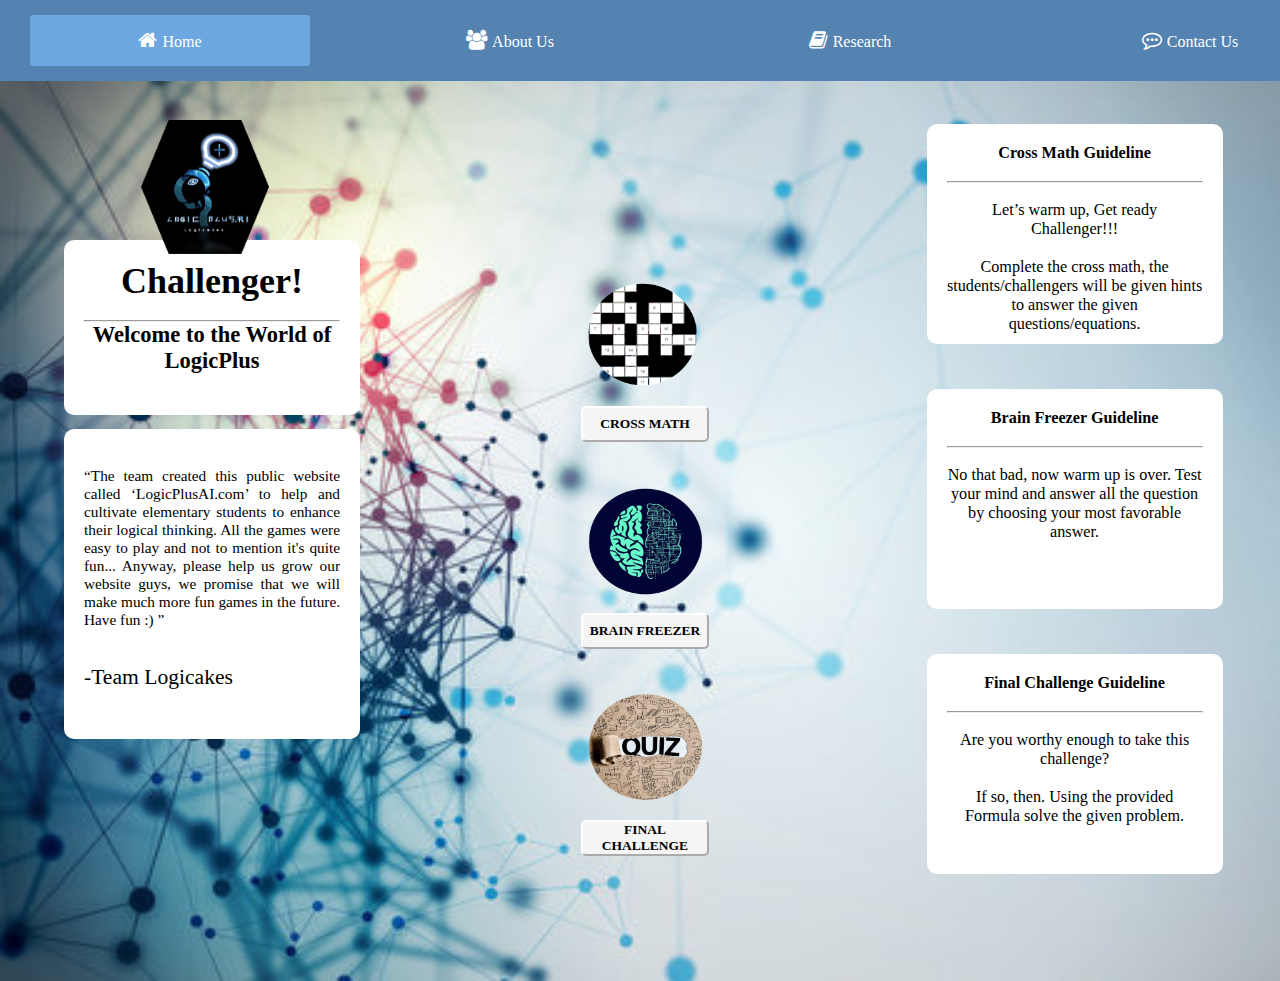
<file: index.html>
<!DOCTYPE html>
<html>
    <meta name="viewport" content="width=device-width, initial-scale=1">
    <head>
        <title>LogicPlusAI</title>
        <link rel="shortcut icon" type="image/png" href="26.png">
        <link rel="stylesheet" href="hpp.css" />
        <link rel="stylesheet" href="https://cdnjs.cloudflare.com/ajax/libs/font-awesome/4.7.0/css/font-awesome.min.css">
    </head>
    <body>
        <div class="main-body">
            <div class="menu-bar">
                <ul>
                    <li class="active"><a href="#"><i class="fa fa-home" style="font-size:20px"></i>Home</a></li>
                    <li><a href="aboutUs.html"><i class="fa fa-group" style="font-size:20px"></i>About Us</a>
                        <div class="sub-menu-1">
                            <ul>
                                <li><a href="mission.html"><i></i>Mission<hr></a></li>
                                <li><a href="vision.html"><i></i>Vision<hr></a></li>
                            </ul>
                        </div>
                    </li>
                    <li><a href="rStudies.html"><i class="fa fa-book" style="font-size:20px"></i>Research</a></li>
                    <li><a href="contact.html"><i class="fa fa-commenting-o" style="font-size:20px"></i>Contact Us</a></li>
                </ul>
            </div>
            <div class="bg-image">
                <div class="space"></div>
                <div class="add-image">
                    <img src="25.png" class="img">
                </div>
                <div>
                    <div class="add-info">
                        <h1>Challenger!</h1><br><hr>
                        <h2>Welcome to the World of LogicPlus</h2>
                    </div>
                    <div class="web-info">
                        <p class="overview"> <br>“The team created this public website called
                            ‘LogicPlusAI.com’ to help and cultivate elementary
                            students to enhance their logical thinking. All the games 
                             were easy to play and not to mention it's quite fun...
                             Anyway, please help us grow our website guys, we promise that
                             we will make much more fun games in the future. Have fun :) ”
                        </p><br>
                        <br>
                        <p class="owner">-Team Logicakes</p><br>
                    </div>
                    <div class="mid">
                        <div class="container">
                            <img src="1.png" class="img1">
                            <button class="button-1"><a href="indexCword.html"><h3>CROSS MATH</h3></a></button>
                        </div>
                        <div class="container">
                            <img src="3.png" class="img1">
                            <button class="button-1"><a href="indexQuiz.html"><h3>BRAIN FREEZER</h3></a></button>
                        </div>
                        <div class="container">
                            <img src="2.png" class="img1">
                            <button class="button-1"><a href="finalChallenge.html"><h3>FINAL CHALLENGE</h3></a></button>
                        </div>
                    </div>
                    <div class="right">
                        <div class="guide">
                            <h2 class="title">Cross Math Guideline</h2><br><hr><br>
                            <p>Let’s warm up, Get ready Challenger!!!<br><br>
                                Complete the cross math, the students/challengers will be given hints to answer the given questions/equations.</p> 
                        </div>
                        <div class="guide-1">
                            <h2 class="title">Brain Freezer Guideline</h2><br><hr><br>
                            <p>No that bad, now warm up is over.
                                Test your mind and answer all the question by choosing your most favorable answer. <br></p>
                        </div>
                        <div class="guide-2">
                            <h2 class="title">Final Challenge Guideline</h2><br><hr><br>
                            <p>Are you worthy enough to take this challenge?<br><br>If so, then.
                                Using the provided Formula solve the given problem.</p>
                        </div>
                    </div>
                </div>
            </div>
        </div>
    </body>
</html>
</file>
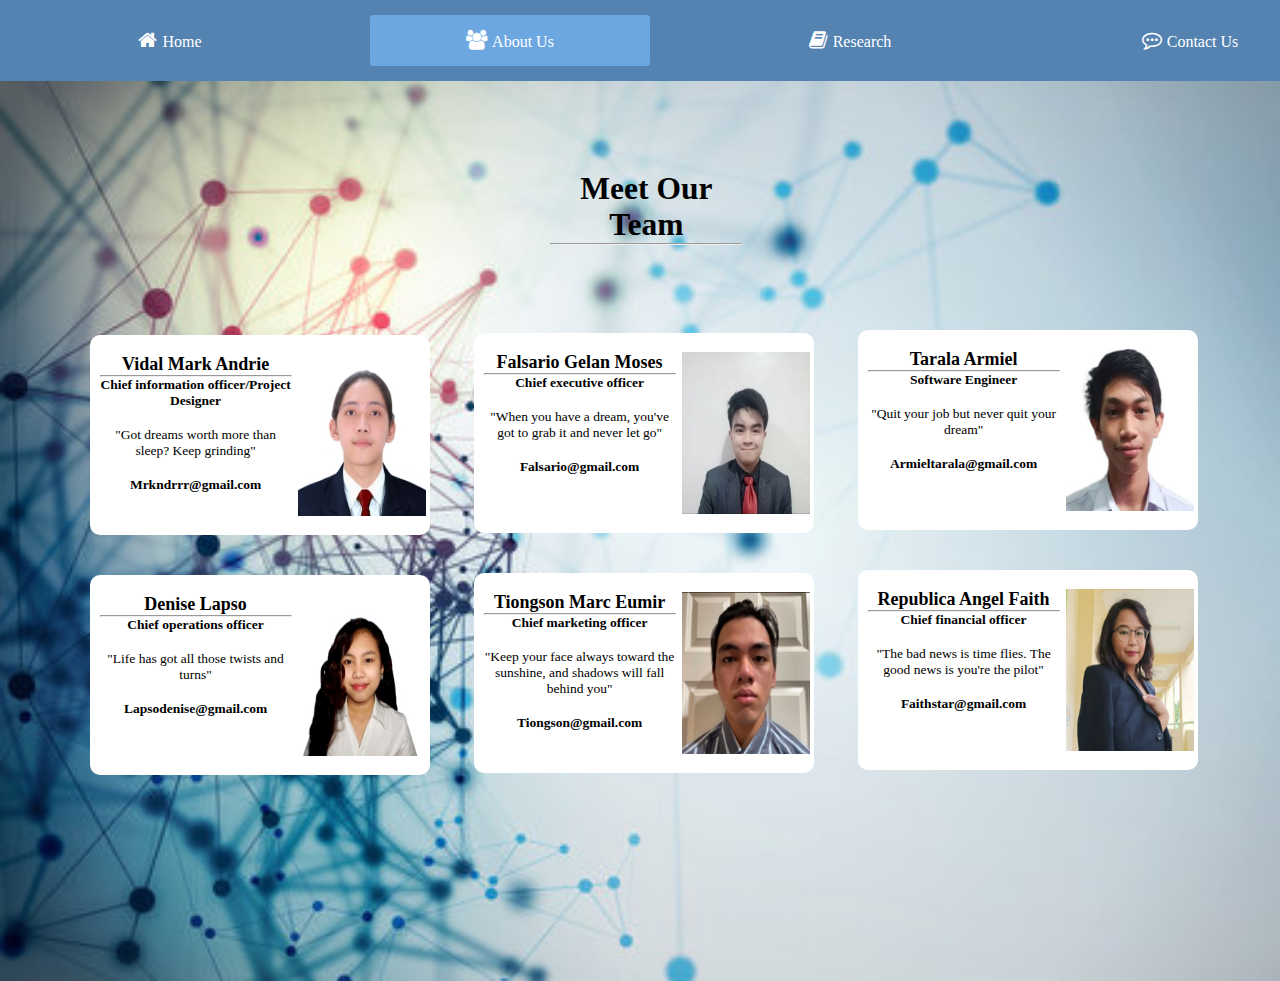
<file: aboutUs.html>
<!DOCTYPE html>
<html>
    <meta name="viewport" content="width=device-width, initial-scale=1">
    <head>
        <title>LogicPlusAI</title>
        <link rel="shortcut icon" type="image/png" href="26.png">
        <link rel="stylesheet" href="Us1.css"/>
        <link rel="stylesheet" href="https://cdnjs.cloudflare.com/ajax/libs/font-awesome/4.7.0/css/font-awesome.min.css">
    </head>
    <body>
        <div class="main-body">
            <div class="menu-bar">
                <ul>
                    <li><a href="index.html"><i class="fa fa-home" style="font-size:20px"></i>Home</a></li>
                    <li class="active"><a href="#"><i class="fa fa-group" style="font-size:20px"></i>About Us</a>
                        <div class="sub-menu-1">
                            <ul>
                                <li><a href="mission.html"><i></i>Mission<hr></a></li>
                                <li><a href="vision.html"><i></i>Vision<hr></a></li>
                            </ul>
                        </div>
                    </li>
                    <li><a href="rStudies.html"><i class="fa fa-book" style="font-size:20px"></i>Research</a></li>
                    <li><a href="contact.html"><i class="fa fa-commenting-o" style="font-size:20px"></i>Contact Us</a></li>
                </ul>
            </div>
            <div class="bg-image">
                <div class="space">
                    
                </div>
                <div class="des">
                    <h1>Meet Our Team</h1><hr class="hr-1">
                </div>
                <div>
                    <div class="table">
                        <div class="card">
                            <img src="vidal6.jpg" class="img">
                        </div>
                        <div class="container">
                            <h2>Vidal Mark Andrie</h2><hr class="hr-1">
                            <h3><p class="title">Chief information officer/Project Designer</p></h3><br>
                            <p> "Got dreams worth more than sleep? Keep grinding"</p><br>
                            <p><b>Mrkndrrr@gmail.com</b></p>    
                        </div>
                    </div>
                    <div class="table-1">
                        <div class="card">
                            <img src="falsario1.jpg" class="img">
                        </div>
                        <div class="container">
                            <h2>Falsario Gelan Moses</h2><hr class="hr-1">
                            <h3><p class="title">Chief executive officer</p></h3><br>
                            <p>"When you have a dream, you've got to grab it and never let go"</p><br>
                            <p><b>Falsario@gmail.com</b></p> 
                        </div>
                    </div>
                    <div class="table-2">
                        <div class="card">
                            <img src="tarala1.png" class="img">
                        </div>
                        <div class="container">
                            <h2>Tarala Armiel</h2><hr class="hr-1">
                            <h3><p class="title">Software Engineer</p></h3><br>
                            <p> "Quit your job but never quit your dream"</p><br>
                            <p> <b>Armieltarala@gmail.com</b></p>     
                        </div>
                    </div>
                    <div class="table-3">
                        <div class="card">
                            <img src="lapso1.jpg" class="img">
                        </div>
                        <div class="container">
                            <h2>Denise Lapso</h2><hr class="hr-1">
                            <h3><p class="title">Chief operations officer</p></h3><br>
                            <p> "Life has got all those twists and turns"</p><br>
                            <p><b> Lapsodenise@gmail.com</b></p>     
                        </div>
                    </div>
                    <div class="table-4">
                        <div class="card">
                            <img src="tiongson1.jpg" class="img">
                        </div>
                        <div class="container">
                            <h2>Tiongson Marc Eumir</h2><hr class="hr-1">
                            <h3><p class="title">Chief marketing officer</p></h3><br>
                            <p> "Keep your face always toward the sunshine, and shadows will fall behind you"  </p><br>
                            <p><b>Tiongson@gmail.com</b> </p>   
                        </div>
                    </div>
                    <div class="table-5">
                        <div class="card">
                            <img src="republica1.png" class="img">
                        </div>
                        <div class="container">
                            <h2>Republica Angel Faith</h2><hr class="hr-1">
                            <h3><p class="title">Chief financial officer</p></h3><br>
                            <p>  "The bad news is time flies. The good news is you're the pilot"</p><br>
                            <p><b> Faithstar@gmail.com</b></p>    
                        </div>
                    </div>
                </div>
            </div>
        </div>
    </body>
</html>
</file>
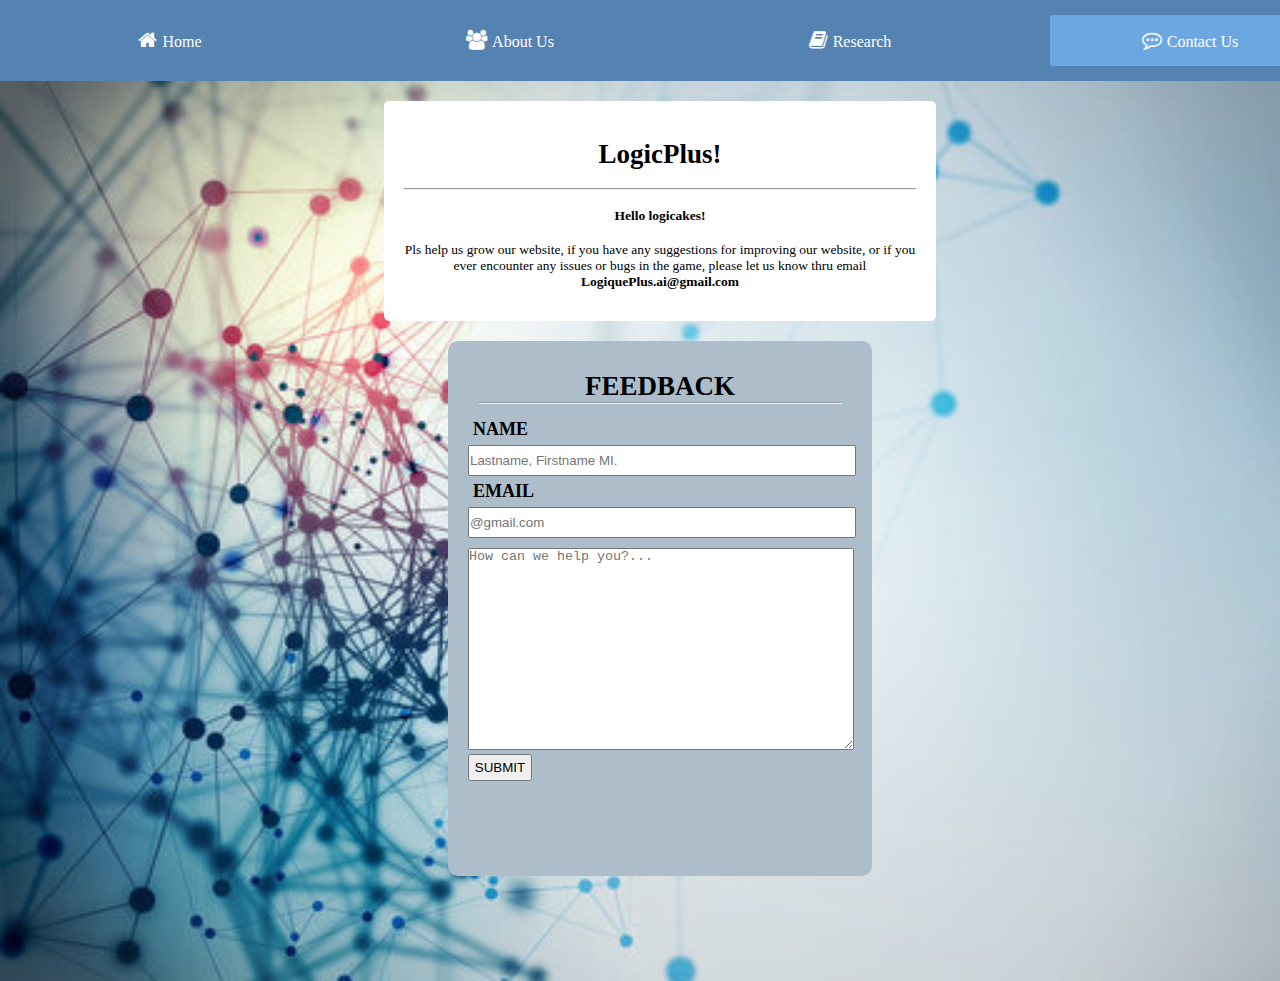
<file: contact.html>
<!DOCTYPE html>
<html>
    <meta name="viewport" content="width=device-width, initial-scale=1">
    <head>
        <title>LogicPlusAI</title>
        <link rel="shortcut icon" type="image/png" href="26.png">
        <link rel="stylesheet" href="hp2.css" />
        <link rel="stylesheet" href="https://cdnjs.cloudflare.com/ajax/libs/font-awesome/4.7.0/css/font-awesome.min.css">
    </head>
    <body>
        <div class="main-body">
            <div class="menu-bar">
                <ul>
                    <li><a href="index.html"><i class="fa fa-home" style="font-size:20px"></i>Home</a></li>
                    <li><a href="aboutUs.html"><i class="fa fa-group" style="font-size:20px"></i>About Us</a>
                        <div class="sub-menu-1">
                            <ul>
                                <li><a href="mission.html"><i></i>Mission<hr></a></li>
                                <li><a href="vision.html"><i></i>Vision<hr></a></li>
                            </ul>
                        </div>
                    </li>
                    <li><a href="rStudies.html"><i class="fa fa-book" style="font-size:20px"></i>Research</a></li>
                    <li class="active"><a href="#"><i class="fa fa-commenting-o" style="font-size:20px"></i>Contact Us</a></li>
                </ul>
            </div>
            <div class="bg-image">
                <div class="space"></div>
                    <div class="contact">
                        <br><h1>LogicPlus!</h1><br><hr><br>
                        <h3>Hello logicakes!</h3><br><p> Pls help us grow our website, if you have any suggestions for improving our website, or if you ever encounter any issues or bugs in the game, please let us know thru email <b>LogiquePlus.ai@gmail.com</b></p>
                        
                    </div>
                    <div class="space"></div>
        
                    <div class="form-content">
                        <form action="feedback.html" method="get">
                            <div class="header">
                                <h1>FEEDBACK</h1><hr>
                            </div>
                            <div class="fill-up">
                            <label for="name"><h2>NAME</h2></label>
                            </div>
                            <div>
                            <input class="holder" type="text" id="name" name="name" value="" placeholder="Lastname, Firstname MI." width="10px">
                            </div>
                            <div class="fill-up">
                            <label for="email"><h2>EMAIL<h2></label>
                            </div>
                            <div>
                            <input class="holder" type="email" id="email" name="email" value="" placeholder="@gmail.com" required>
                            </div>
                            <div class="fill-up">
                            <label></label>
                            </div>
                            <div>
                            <textarea class="holder-1" id="subject" name="subject" value="" placeholder="How can we help you?..." style="height:200px" required></textarea>
                            </div>
                            <div>
                                <input class="autosave" type="submit" value="SUBMIT">
                            </div>
                        </form>
                    </div>
            </div>
        </div>
    </body>
</html>
</file>
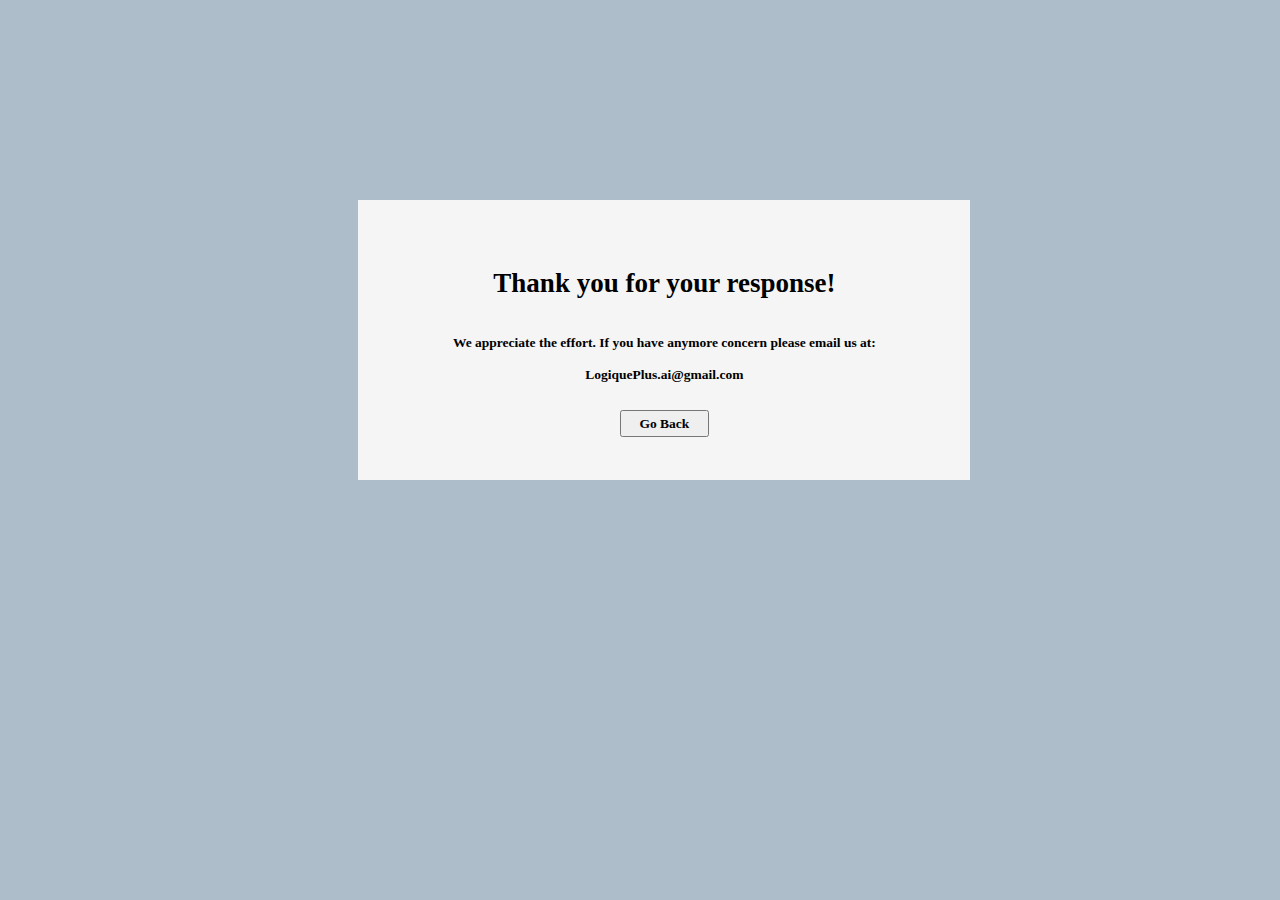
<file: feedback.html>
<!DOCTYPE html>
<html>
    <meta name="viewport" content="width=device-width, initial-scale=1">
    <head>
        <title>LogicPlusAI</title>
        <link rel="shortcut icon" type="image/png" href="26.png">
        <link rel="stylesheet" href="feedback.css"/>
        <link rel="stylesheet" href="https://cdnjs.cloudflare.com/ajax/libs/font-awesome/4.7.0/css/font-awesome.min.css">
    </head>
    <body>
        <div class="main-body">
            <div class="bg-image">
                <div class="space"></div>
                <div class="content">
                    <br><h1>Thank you for your response!</h1><br><br>
                    <h3>We appreciate the effort. If you have anymore concern please email us at:<br><br><b><h3>LogiquePlus.ai@gmail.com</h3></b></h3>
                    <button class="button"><a href="contact.html"><h3>Go Back</h3></a></button>
                </div>
            </div>
        </div>
    </body>
</html>
</file>
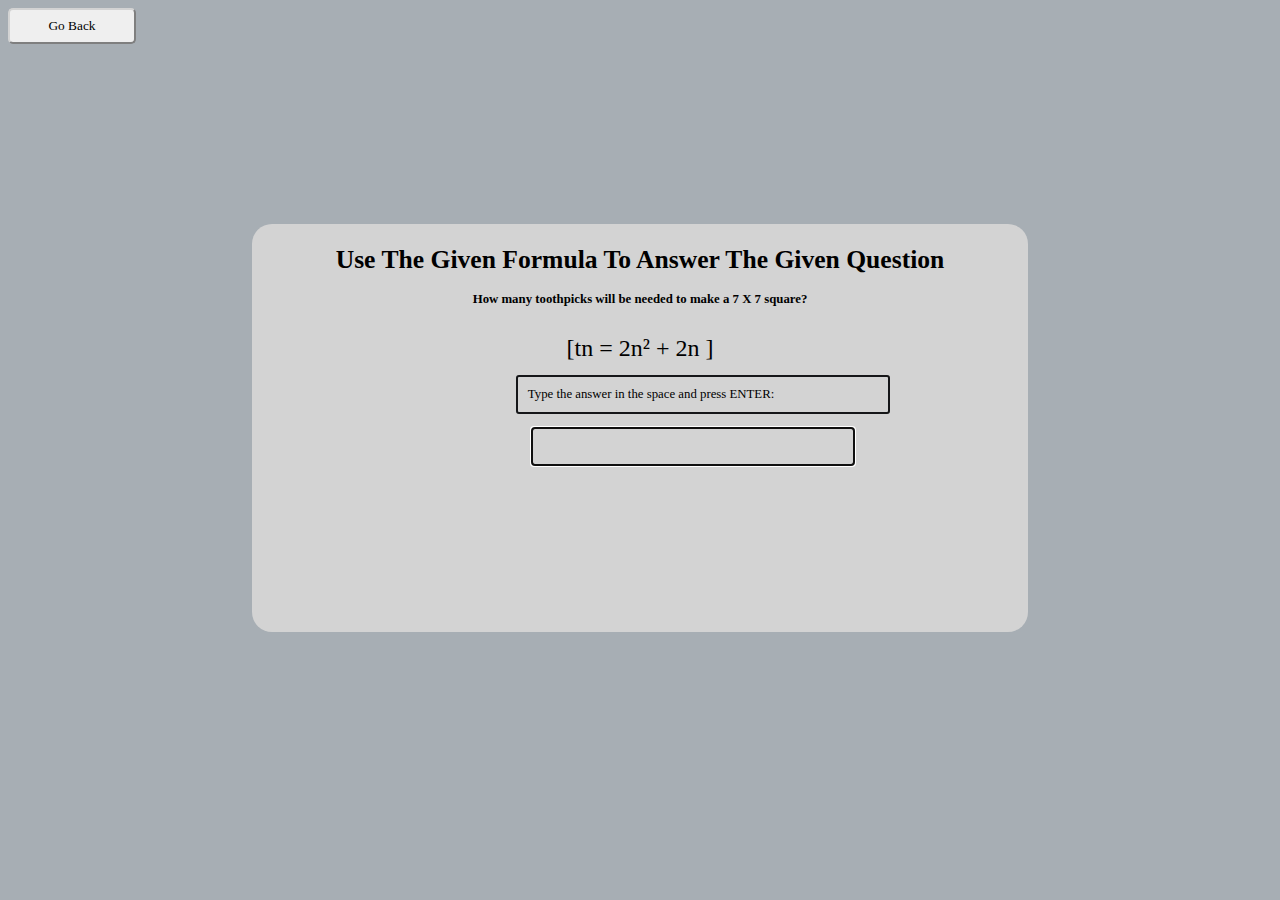
<file: finalChallenge.html>
<!DOCTYPE HTML>
      <head>
     	<title>Final Question</title>
        <meta name=viewport content="width=device-width, initial-scale=1.0, maximum-scale=1.0, user-scalable=no">
      	<link href="main.css" rel="stylesheet" type="text/css"/>
      	<script src="jquery.js"></script>
      	<script src="controller.js"></script>
		<button id="myButton" class="submit-button" >Go Back</button>

		 <script type="text/javascript">
			 document.getElementById("myButton").onclick = function () {
				 location.href = "index.html";
			 };
		 </script>
      </head>
      <body>
      	<div id="gameArea" tabindex="1"></div>
      </body>
</html>
</file>
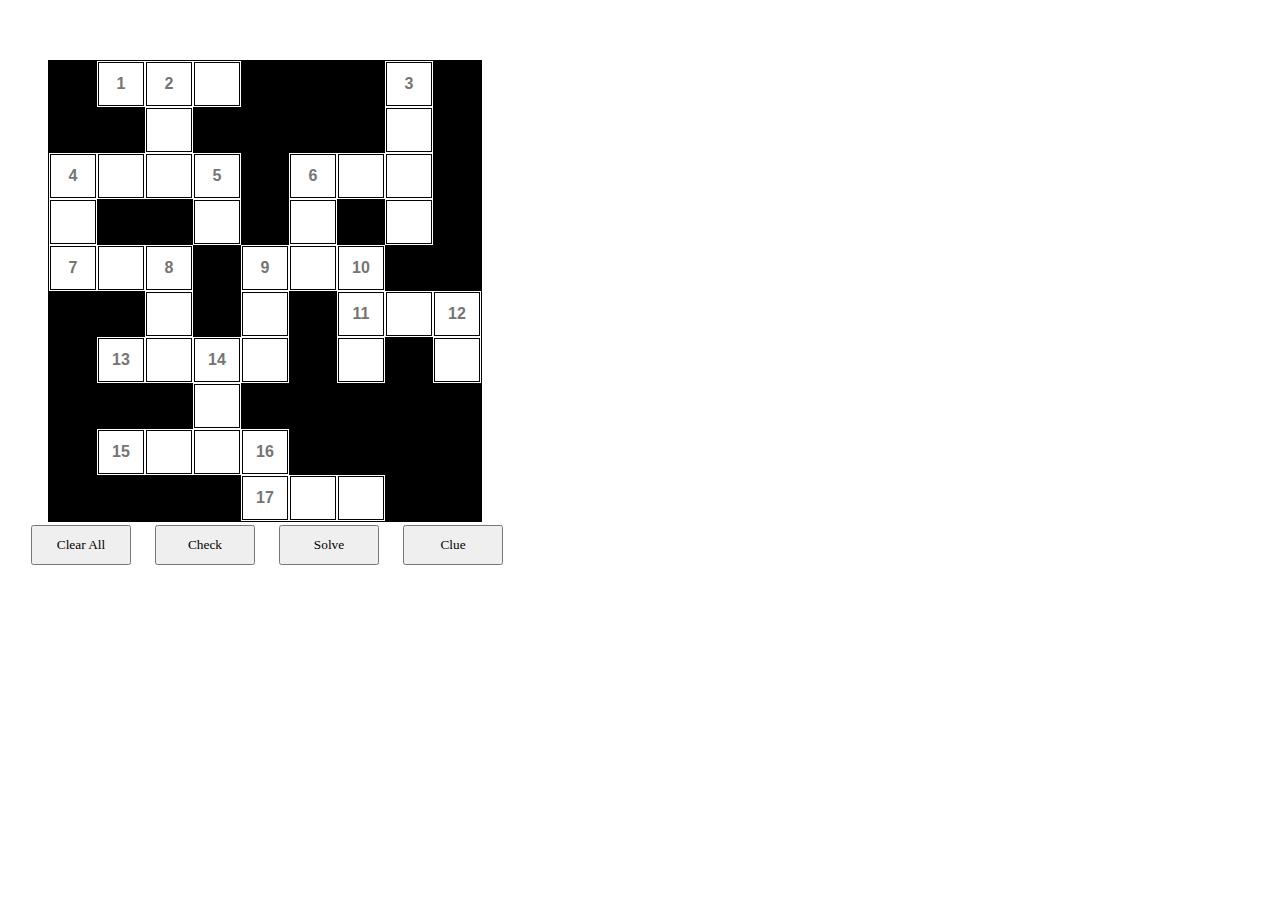
<file: Index5.html>
<!DOCTYPE html>
<html>
<head>
<title>Cross word Puzzel</title>
<style>
body{
    background-color:none;
	font-size: 16px;
}

#cross{
	text-align: center;
	width:30px;
	height:30px;
	margin: 0;
	padding: 0;
	border-collapse: collapse;
	border: 1px solid white;
	
}
#buttons{
	width:30%;
	float: right;
	font-family: Georgia, 'Times New Roman', Times, serif;
}
tr{
	margin: 0;
	padding: 0;
	border-collapse: collapse;
}
td{
	height: 30px;
	width: 30px;
}
#leftBox{
	margin-left: 40px;
	margin-top: 60px;
}
#rightBox{
	float: left;
	clear:left;
	
}
.butt{
	height:40px;
	width: 100px;
	margin-left: 20px;
	font-family: Georgia, 'Times New Roman', Times, serif;
}
#puzzel{
	text-align: center;
	margin: 0;
	padding: 0;
	border-collapse: collapse;
	border: 1px solid black;
}
.inputBox{
		width: 40px;
		height:40px;
		border: 1px solid black;
		text-align: center;
		font-size: 16px;;
		font-family: arial;
		font-weight: bolder;
}

</style>

<script>
//Globals
var currentTextInput;
var puzzelArrayData;
//Loads the Crossword
function initializeScreen(){
	var puzzelTable = document.getElementById("puzzel");
	puzzelArrayData = preparePuzzelArray();
	for ( var i = 0; i < puzzelArrayData.length ; i++ ) {
		var row = puzzelTable.insertRow(-1);
		var rowData = puzzelArrayData[i];
		for(var j = 0 ; j < rowData.length ; j++){
			var cell = row.insertCell(-1);
			if(rowData[j] != 0){
				var txtID = String('txt' + '_' + i + '_' + j);
				cell.innerHTML = '<input type="text" class="inputBox" maxlength="1" style="text-transform: uppercase" ' + 'id="' + txtID + '" onfocus="textInputFocus(' + "'" + txtID + "'"+ ')">';
			}else{
				cell.style.backgroundColor  = "black";
			}
		}
	}
	addHint();
}
//Adds the hint numbers
function addHint(){
	document.getElementById("txt_0_1").placeholder = "1";
	document.getElementById("txt_2_0").placeholder = "4";
	document.getElementById("txt_4_0").placeholder = "7";
	document.getElementById("txt_2_5").placeholder = "6";
	document.getElementById("txt_4_4").placeholder = "9";
	document.getElementById("txt_5_6").placeholder = "11";
    document.getElementById("txt_6_1").placeholder = "13";
    document.getElementById("txt_8_1").placeholder = "15";
    document.getElementById("txt_9_4").placeholder = "17";
    document.getElementById("txt_0_2").placeholder = "2";
    document.getElementById("txt_0_7").placeholder = "3";
    document.getElementById("txt_2_3").placeholder = "5";
    document.getElementById("txt_4_2").placeholder = "8";
    document.getElementById("txt_4_4").placeholder = "9";
    document.getElementById("txt_4_6").placeholder = "10";
    document.getElementById("txt_5_8").placeholder = "12";
    document.getElementById("txt_6_3").placeholder = "14";
    document.getElementById("txt_8_4").placeholder = "16";
    
}
//Stores ID of the selected cell into currentTextInput
function textInputFocus(txtID123){
	currentTextInput = txtID123;
}
//Returns Array
function preparePuzzelArray(){
var items = [	[0, 8, 6, 9, 0, 0, 0, 6, 0, ],
				[0, 0, 5, 0, 0, 0, 0, 5, 0,  ],
				[5, 3, 1, 3, 0, 3, 5, 4, 0, ],
				[9, 0, 0, 2, 0, 6, 0, 5, 0, ],
				[3, 3, 2, 0, 4, 5, 2, 0, 0,],
				[0, 0, 4, 0, 5, 0, 5, 8, 1, ],
				[0, 9, 5, 3, 3, 0, 6, 0, 6, ],
				[0, 0, 0, 5, 0, 0, 0, 0, 0, ],
				[0, 3, 6, 9, 4, 0, 0, 0, 0, ],
				[0, 0, 0, 0, 5, 9, 6, 0, 0, ],
				
			];
return items;
}
//Clear All Button
function clearAllClicked(){
	currentTextInput = '';
	var puzzelTable = document.getElementById("puzzel");
	puzzelTable.innerHTML = '';
    initializeScreen();
}
//Check button
function checkClicked(){
	for ( var i = 0; i < puzzelArrayData.length ; i++ ) {
		var rowData = puzzelArrayData[i];
		for(var j = 0 ; j < rowData.length ; j++){
			if(rowData[j] != 0){
				var selectedInputTextElement = document.getElementById('txt' + '_' + i + '_' + j);
				if(selectedInputTextElement.value != puzzelArrayData[i][j]){
					selectedInputTextElement.style.backgroundColor = '#FA2B2B';
					
				}else{
					selectedInputTextElement.style.backgroundColor = '#14C165';
				}
			}
		}
	}
}
//Clue Button
function clueClicked(){
	if (currentTextInput != null){
		var temp1 = currentTextInput;
		var token = temp1.split("_");
		var row = token[1];
		var column = token[2];
		document.getElementById(temp1).value = puzzelArrayData[row][column];
		//checkClicked();
	}
}
//Solve Button
function solveClicked(){
	if (currentTextInput != null){
		var temp1 = currentTextInput;
		var token = temp1.split("_");
		var row = token[1];
		var column = token[2];
		
		// Print elements on top
		for(j = row; j >= 0; j--){
			if(puzzelArrayData[j][column] != 0){
				document.getElementById('txt' + '_' + j + '_' + column).value = puzzelArrayData[j][column];
				}else break;
		}
		// Print elements on right
		for(i = column; i< puzzelArrayData[row].length; i++){
			if(puzzelArrayData[row][i] != 0){
				document.getElementById('txt' + '_' + row + '_' + i).value = puzzelArrayData[row][i];
				}else break;
		}
		
		// Print elements below
		for(m = row; m< puzzelArrayData.length; m++){
			if(puzzelArrayData[m][column] != 0){
				document.getElementById('txt' + '_' + m + '_' + column).value = puzzelArrayData[m][column];
				}else break;
		}
		// Print elements on left
		for(k = column; k >= 0; k--){
			if(puzzelArrayData[row][k] != 0){
				document.getElementById('txt' + '_' + row + '_' + k).value = puzzelArrayData[row][k];
				}else break;
		}
		// Done!
		
	}
}
</script>
</head>
<body onload="initializeScreen()">
<div id="leftBox">
<table id="puzzel">

</table>
</div>
<div id="rightBox">
<table>
	<tr><td><input class="butt"  type="submit" value="Clear All" onclick="clearAllClicked()"></td>
	<td><input class="butt"  type="submit" value="Check" onclick="checkClicked()"></td>
	<td><input class="butt"  type="submit" value="Solve" onclick="solveClicked()"></td>
	<td><input class="butt"  type="submit" value="Clue" onclick="clueClicked()"></td></tr>
</table>

</body>
</html>
</file>
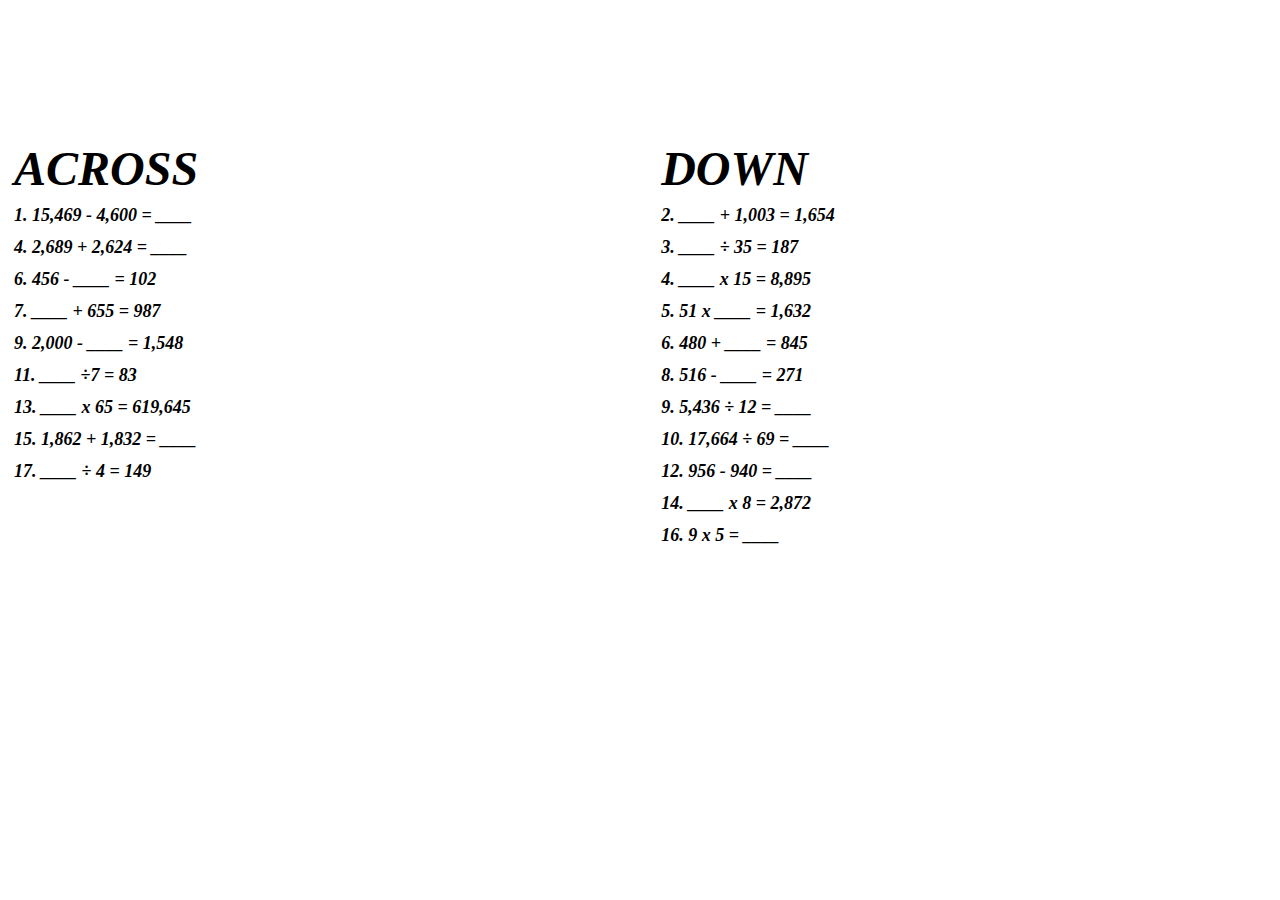
<file: index7.html>
<!DOCTYPE html>
<html>
    <head>
        <style>
        table
           {
            margin-top: 15vh;
            border-color:transparent;
            -webkit-text-fill-color:black; 
            width:100%;
            height: 200px;
            font-style: italic;
            font-size: 18px;
            font-weight: bold;
            font-family: Georgia, 'Times New Roman', Times, serif;
           }
           td
           {
            border-color:transparent;
            border-width: 1px;
            
           
           }
           tr
           {
            height: 30px;
           }
       
         
        </style>
    </head>
    <body>
    
        <table border="2" align="center"   >
                <tr>
                    <td align="left"><strong><font size="16px">ACROSS</font></strong></td><td align="left"><strong><font size="16px">DOWN</font></strong></td>
                </tr>
                <tr>
                    <td>1. 15,469 - 4,600 = ____</td><td>2. ____ + 1,003 = 1,654</td>
                </tr>
                <tr>
                    <td>4. 2,689 + 2,624 = ____</td><td>3. ____ ÷ 35 = 187</td>
                </tr>
                
                <tr>
                    <td>6. 456 - ____ = 102</td><td>4. ____ x 15 = 8,895</td>
                </tr>
                <tr>
                    <td>7. ____ + 655 = 987</td><td>5. 51 x ____ = 1,632</td>
                </tr>
                <tr>
                    <td>9. 2,000 - ____ = 1,548</td><td>6. 480 + ____ = 845</td>
                </tr>
                <tr>
                    <td>11. ____ ÷7 = 83</td><td>8. 516 - ____ = 271</td>
                </tr>
                <tr>
                    <td>13. ____ x 65 = 619,645</td><td>9. 5,436 ÷ 12 = ____</td>
                </tr>
                <tr>
                    <td>15. 1,862 + 1,832 = ____</td><td>10. 17,664 ÷ 69 = ____</td>
                </tr>
                <tr>
                    <td>17. ____ ÷ 4 = 149 </td><td>12. 956 - 940 = ____</td>
                </tr>
                <tr>
                    <td></td><td>14. ____ x 8 = 2,872</td>
                </tr>
                <tr>
                    <td></td><td>16. 9 x 5 = ____</td>
                </tr>
        
        </table>
        
    </body>
</html>
</file>
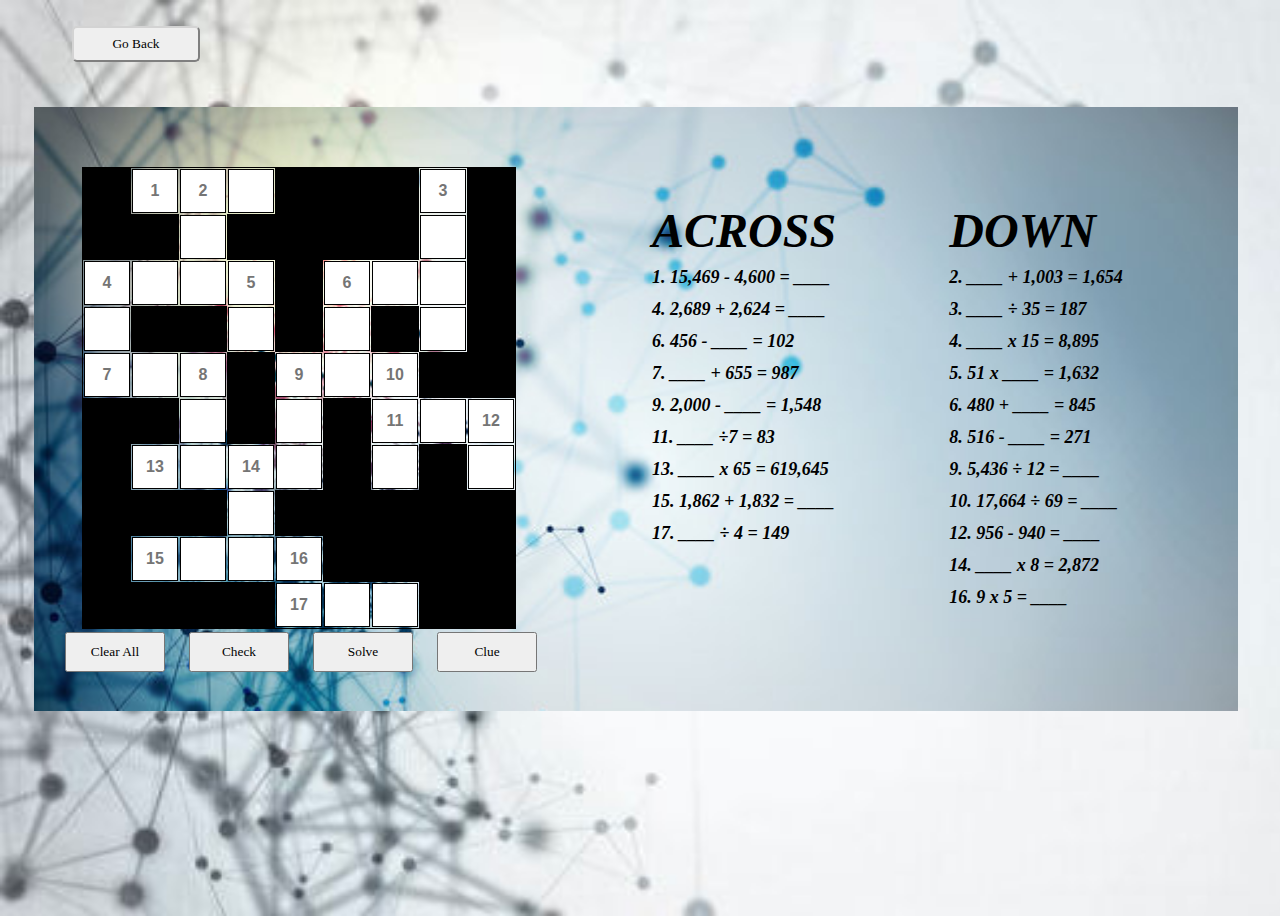
<file: indexCword.html>
<!DOCTYPE html>
<html>
    <head>
        <style>
            
            iframe{
                border-width: 0ch;
            }
            .myDiv {
                border: transparent;    
                text-align: center;
                margin-top: 5vh;
                margin-left: 2vw;
                margin-right: 50px;
                background-image: url(bg.jpeg) ;
                background-position: absolute;
                background-repeat: no-repeat;  
                background-size: cover;
            }

            .submit-button {
                margin-top: 2vh;
                margin-left: 5vw;
                width: 10vw;
                height: 4vh;
                border-radius: 5px;
                border-color: lightgrey;
                font-family: Georgia, 'Times New Roman', Times, serif;
            }
            h1 {
                font-family: Georgia, 'Times New Roman', Times, serif;
            }
            body{
                background-image: url(9.jpg);
                background-size: cover;
                background-repeat: no-repeat;  
                height: 100vh;
                width: 100vw;
                
            }

        </style>
        <button id="myButton" class="submit-button" >Go Back</button>

        <script type="text/javascript">
            document.getElementById("myButton").onclick = function () {
                location.href = "index.html";
            };
        </script>

    </head>

    <body>


        <div class="myDiv">
            <iframeset cosl="50%,50%" >
                <iframe src="Index5.html" height="600" width="600"  title="Iframe Example" ></iframe>  
                <iframe src="index7.html" height="600" width="600" title="Iframe Example" ></iframe>
            </iframeset>
        </div>
    </body>
</html>
</file>
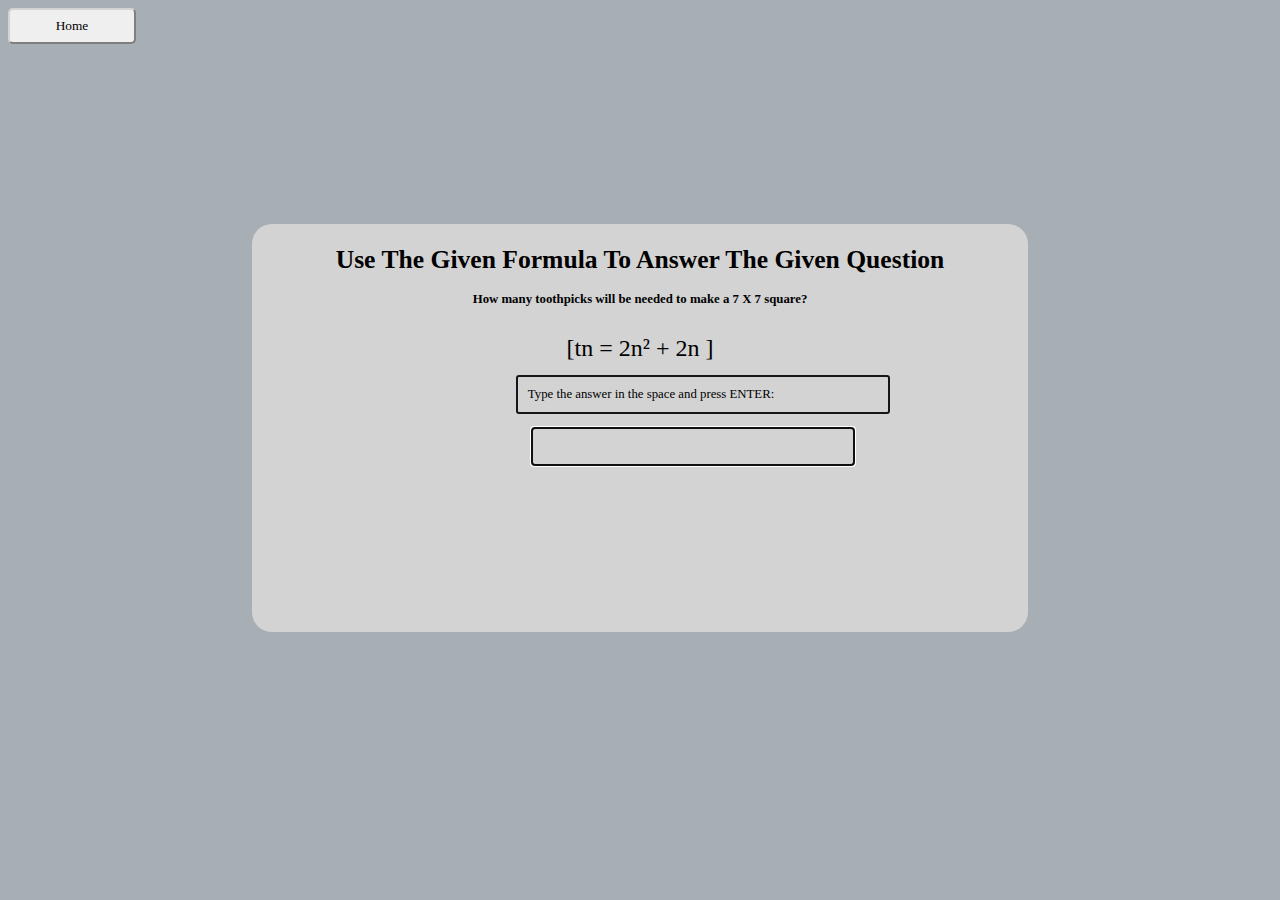
<file: indexQuestion.html>
<!DOCTYPE HTML>
      <head>
     	<title>Final Question</title>
		 <button id="myButton" class="float-left submit-button" >Home</button>

		 <script type="text/javascript">
			 document.getElementById("myButton").onclick = function () {
				 location.href = "HomePage.html";
			 };
		 </script>
        <meta name=viewport content="width=device-width, initial-scale=1.0, maximum-scale=1.0, user-scalable=no">
      	<link href="main.css" rel="stylesheet" type="text/css"/>
      	<script src="jquery.js"></script>
      	<script src="controller.js"></script>
      </head>
      <body>
      	<div id="gameArea" tabindex="1"></div>
      	</div>
      </body>
</html>
</file>
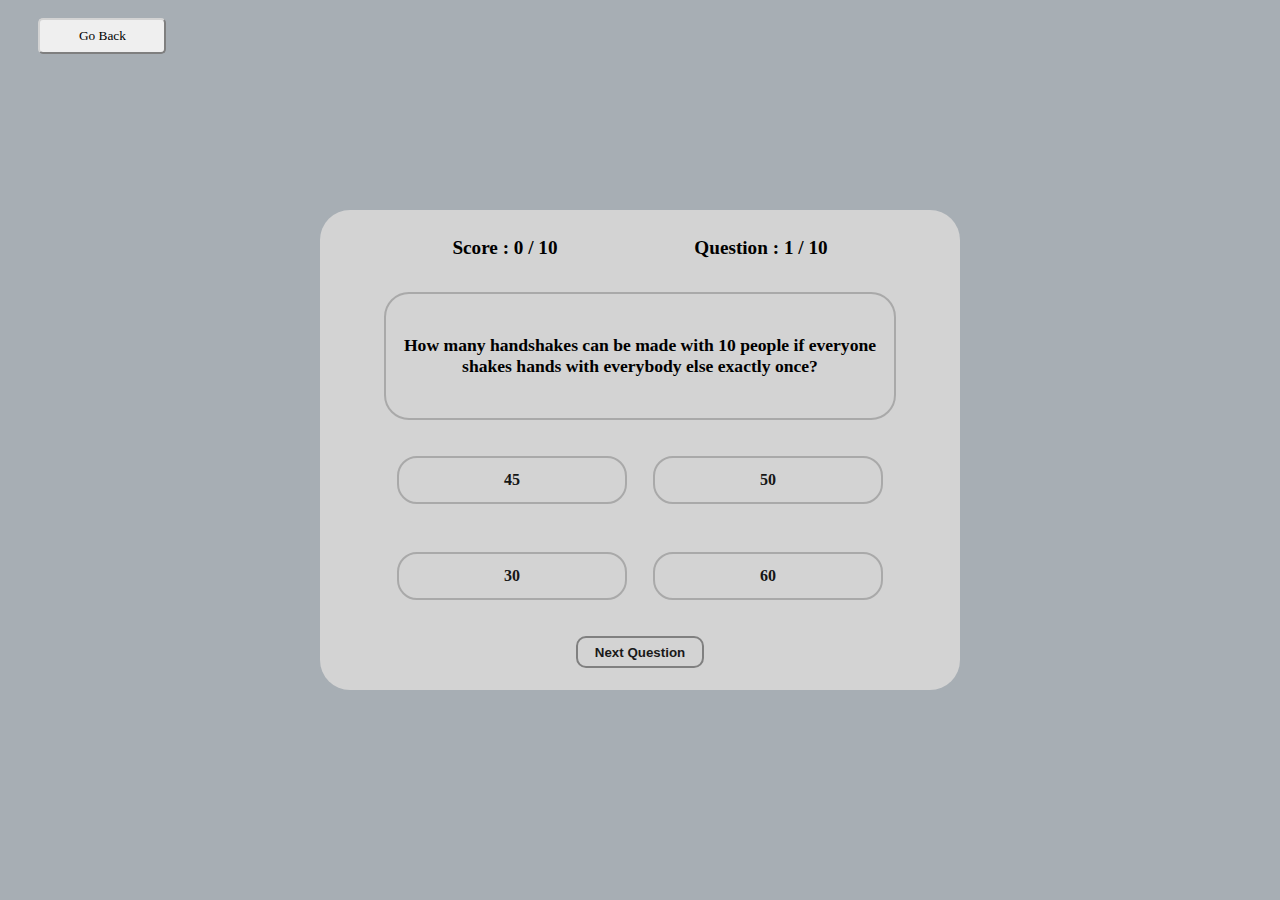
<file: indexQuiz.html>
<!DOCTYPE html>
<html>
    <head>
        <meta charset="UTF-8">
        <title>Quiz</title>
        <link rel="stylesheet" href="index.css">
    </head>
    <body onload="NextQuestion(0)">
    
        <main>
            
            <div class="modal-container" id="score-modal">
    
                <div class="modal-content-container">
    
                    <h1>Congratulations, Quiz Completed.</h1>
    
                    <div class="grade-details">
                        <p>Attempts : 10</p>
                        <p>Wrong Answers : <span id="wrong-answers"></span></p>
                        <p>Right Answers : <span id="right-answers"></span></p>
                        <p>Grade : <span id="grade-percentage"></span>%</p>
                        <p ><span id="remarks"></span></p>
                    </div>
    
                    <div class="modal-button-container">
                        <button onclick="closeScoreModal()">Continue</button>
                    </div>
    
                </div>
            </div>
    
    
            <div class="game-quiz-container">
    
                <div class="game-details-container">
                    <h1>Score : <span id="player-score"></span> / 10</h1>
                    <h1> Question : <span id="question-number"></span> / 10</h1>
                </div>
    
                <div class="game-question-container">
                    <h1 id="display-question"></h1>
                </div>
    
                <div class="game-options-container">
    
                   <div class="modal-container" id="option-modal">
    
                        <div class="modal-content-container">
                             <h1>Please Pick An Option</h1>
    
                             <div class="modal-button-container">
                                <button onclick="closeOptionModal()">Continue</button>
                            </div>
    
                        </div>
    
                   </div>
    
                    <span>
                        <input type="radio" id="option-one" name="option" class="radio" value="optionA" />
                        <label for="option-one" class="option" id="option-one-label"></label>
                    </span>
    
    
                    <span>
                        <input type="radio" id="option-two" name="option" class="radio" value="optionB" />
                        <label for="option-two" class="option" id="option-two-label"></label>
                    </span>
    
    
                    <span>
                        <input type="radio" id="option-three" name="option" class="radio" value="optionC" />
                        <label for="option-three" class="option" id="option-three-label"></label>
                    </span>
    
    
                    <span>
                        <input type="radio" id="option-four" name="option" class="radio" value="optionD" />
                        <label for="option-four" class="option" id="option-four-label"></label>
                    </span>
    
    
                </div>
    
                <div class="next-button-container">
                    <button onclick="handleNextQuestion()">Next Question</button>
                </div>
    
            </div>
        </main>
        <script src="index.js"></script>
    </body>
    <div class="go-back">
        <button id="myButton" class="submit-button" >Go Back</button>

            <script type="text/javascript">
                document.getElementById("myButton").onclick = function () {
                    location.href = "index.html";
                };
            </script>
    </div>
</html>
</file>
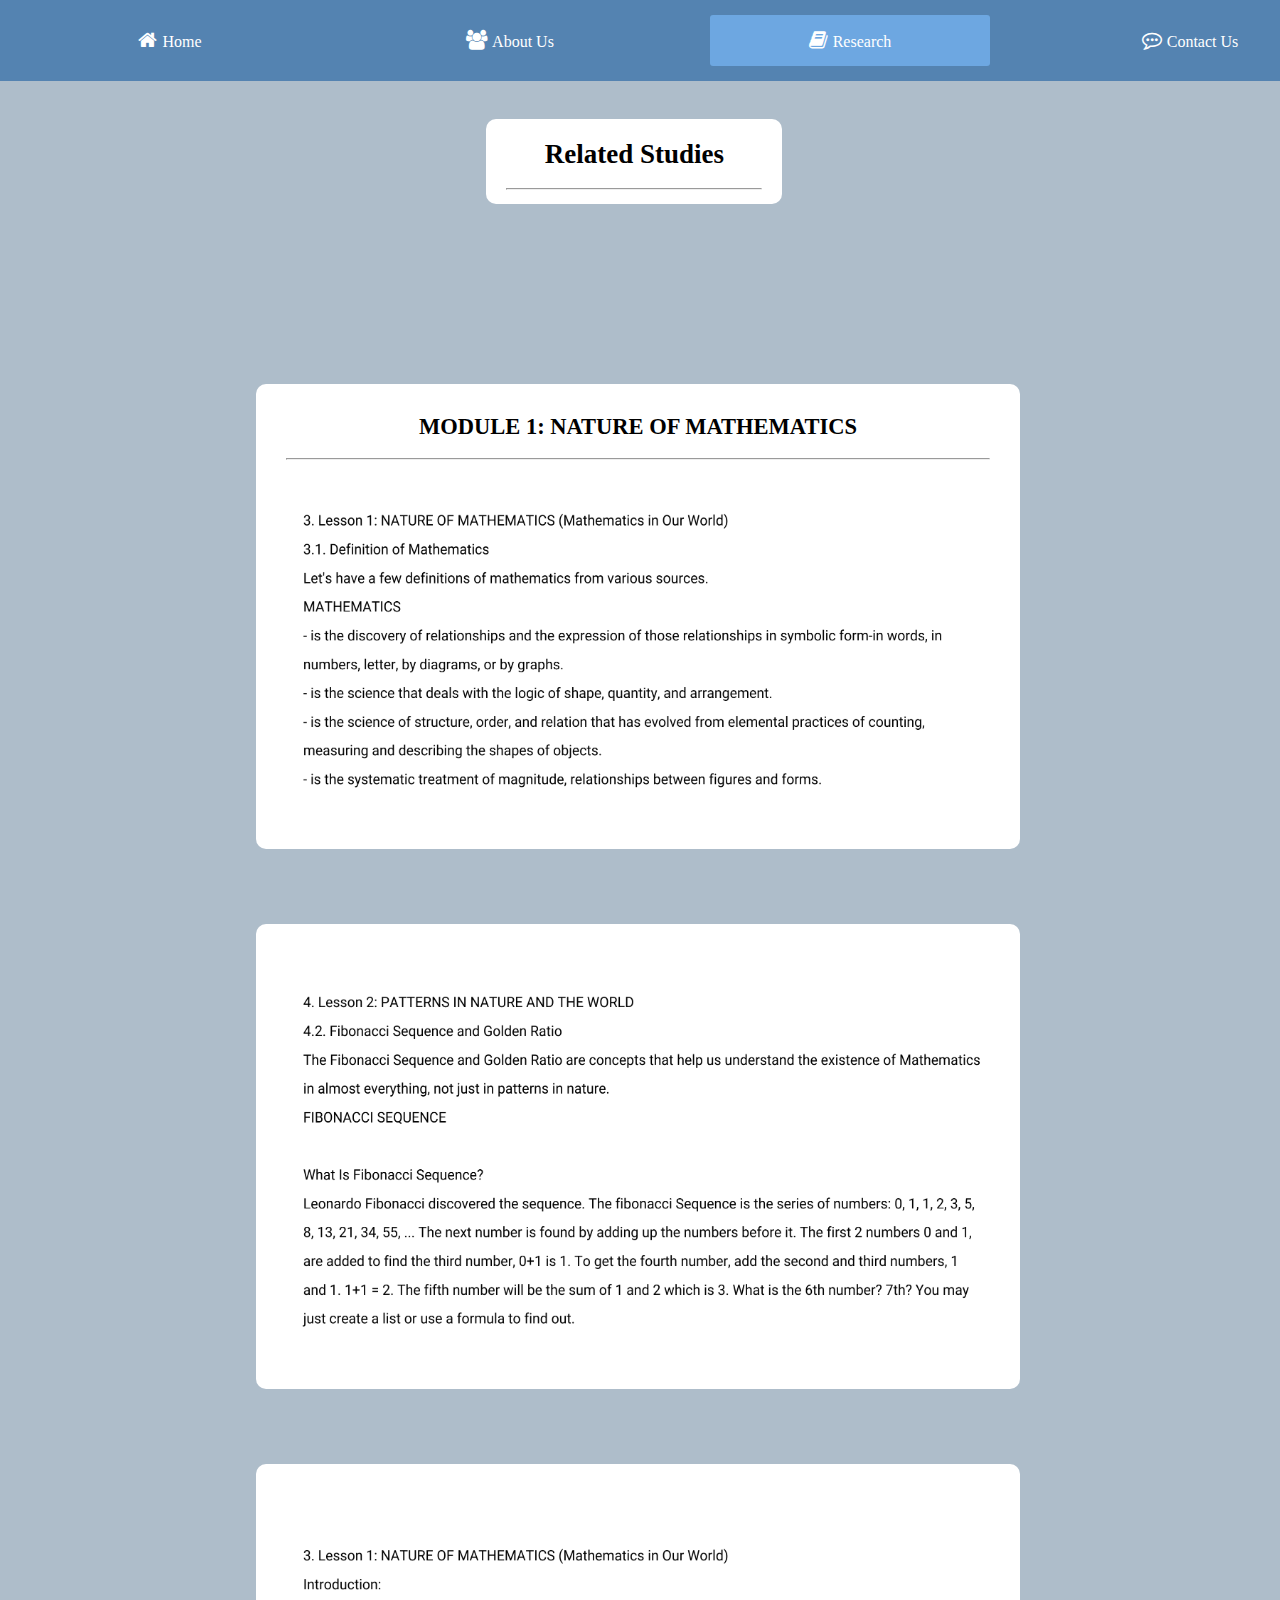
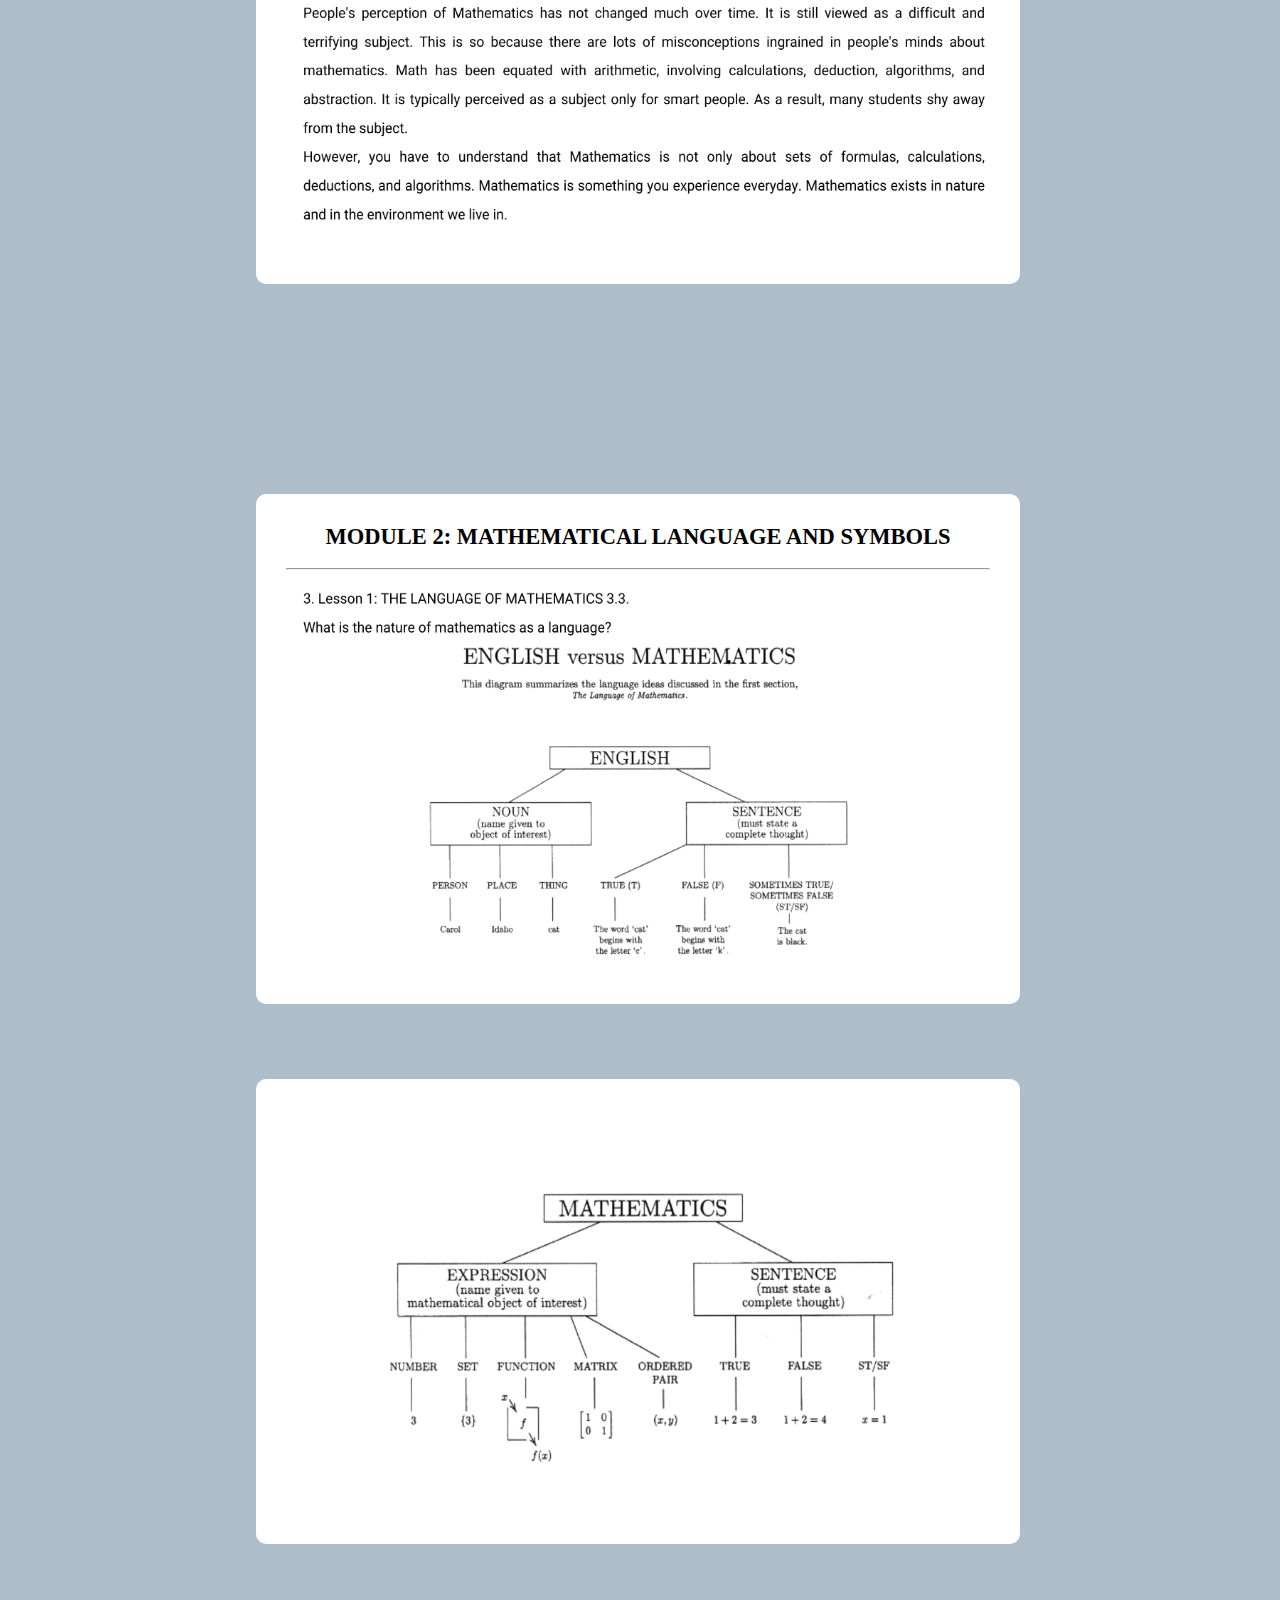
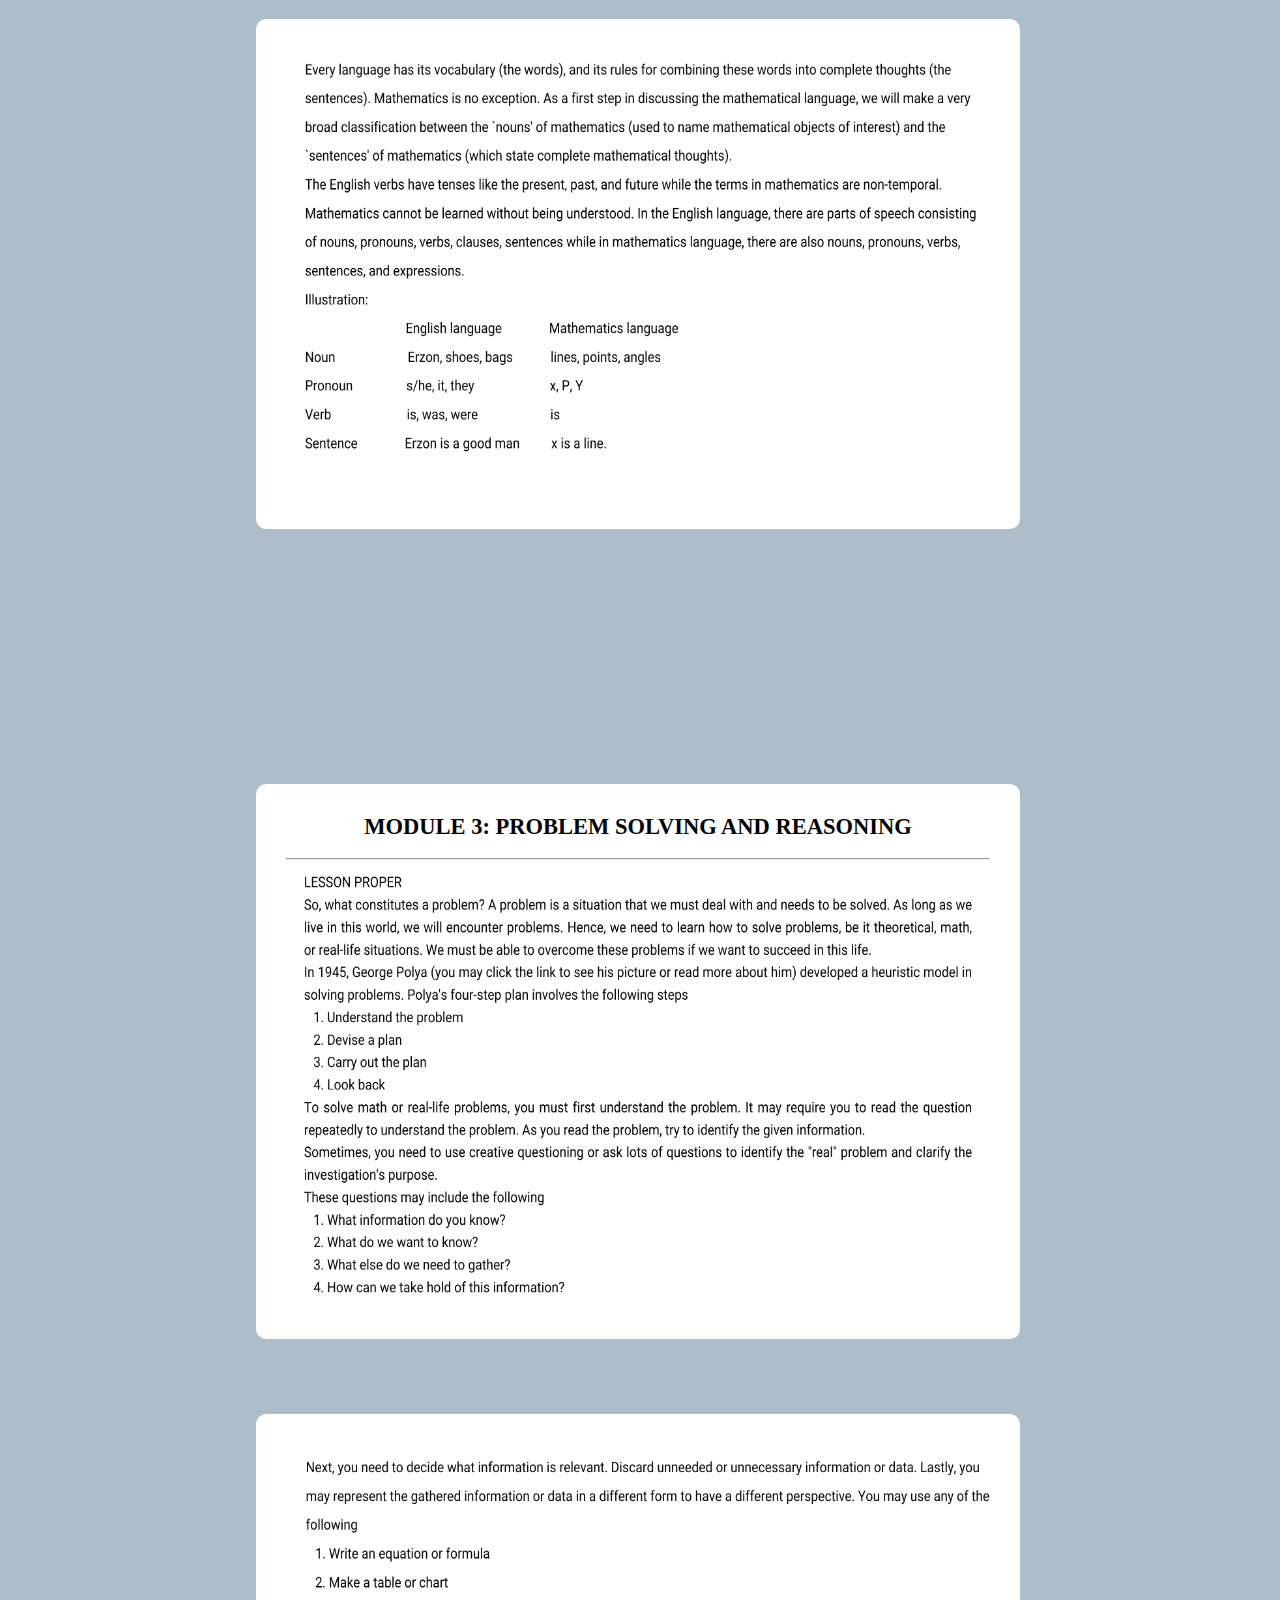
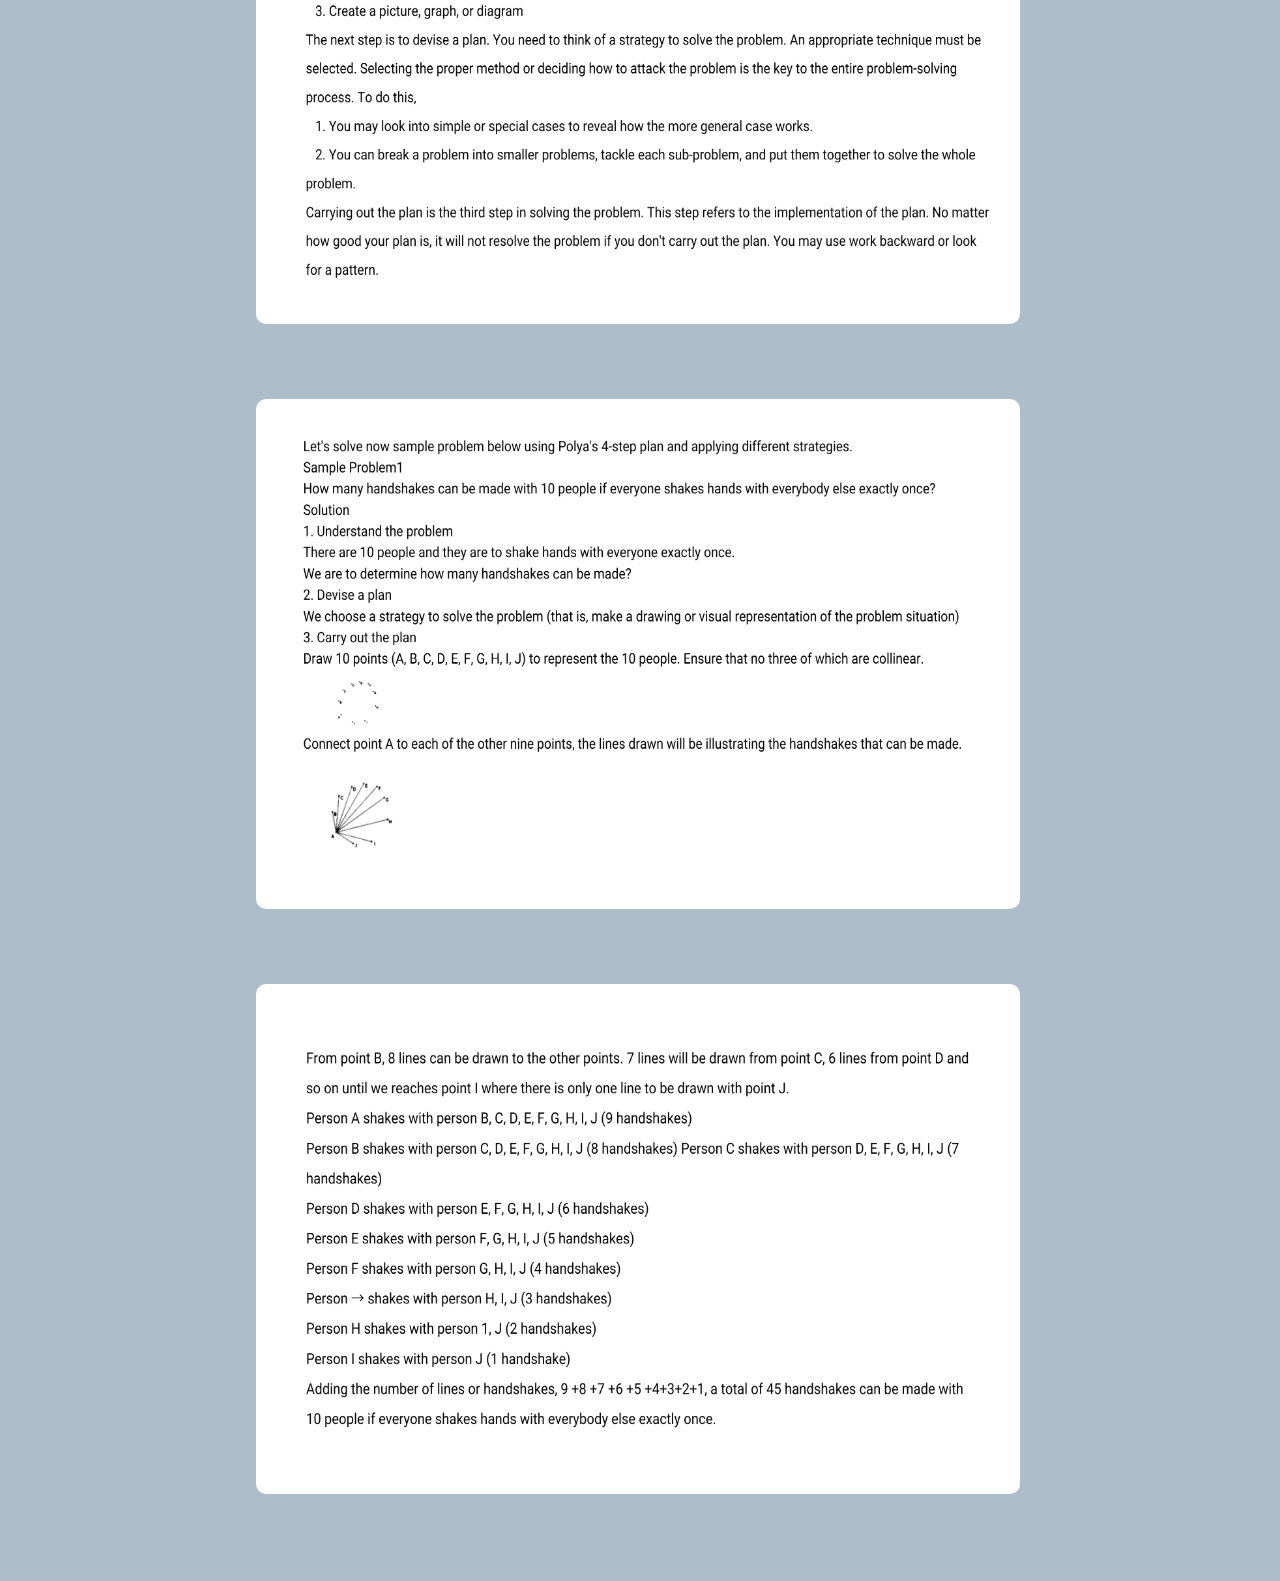
<file: rStudies.html>
<!DOCTYPE html>
<html>
    <meta name="viewport" content="width=device-width, initial-scale=1">
    <head>
        <title>LogicPlusAI</title>
        <link rel="shortcut icon" type="image/png" href="26.png">
        <link rel="stylesheet" href="hp3.css" />
        <link rel="stylesheet" href="https://cdnjs.cloudflare.com/ajax/libs/font-awesome/4.7.0/css/font-awesome.min.css">
    </head>
    <body>
        <div class="main-body">
            <div class="menu-bar">
                <ul>
                    <li><a href="index.html"><i class="fa fa-home" style="font-size:20px"></i>Home</a></li>
                    <li><a href="aboutUs.html"><i class="fa fa-group" style="font-size:20px"></i>About Us</a>
                        <div class="sub-menu-1">
                            <ul>
                                <li><a href="mission.html"><i></i>Mission<hr></a></li>
                                <li><a href="vision.html"><i></i>Vision<hr></a></li>
                            </ul>
                        </div>
                    </li>
                    <li class="active"><a href="#"><i class="fa fa-book" style="font-size:20px"></i>Research</a></li>
                    <li><a href="contact.html"><i class="fa fa-commenting-o" style="font-size:20px"></i>Contact Us</a></li>
                </ul>
            </div>
            <div class="bg-image">
                <div class="space"></div>
                <div class="header"><h1>Related Studies</h1><br><hr></div>
                <div class="mid">
                    <div class="container">
                        <h2>MODULE 1: NATURE OF MATHEMATICS</h2><br><hr>
                        <img src="r1.png" class="image">
                    </div>
                    <div class="container-1">
                        <img src="r2.png" class="image">
                    </div>
                    <div class="container-2">
                        <img src="r3.png" class="image">
                    </div>
                    <div class="container-5">
                        <h2>MODULE 2: MATHEMATICAL LANGUAGE AND SYMBOLS</h2><br><hr>
                        <img src="r4.png" class="image">
                    </div>
                    <div class="container-6">
                        <img src="r5.png" class="image">
                    </div>
                    <div class="container-7">
                        <img src="r6.png" class="image1">
                    </div>
                    <div class="container-8">
                        <h2>MODULE 3: PROBLEM SOLVING AND REASONING</h2><br><hr>
                        <img src="r7.png" class="image1">
                    </div>
                    <div class="container-9">
                        <img src="r8.png" class="image1">
                    </div>
                    <div class="container-10">
                        <img src="r9.png" class="image1">
                    </div>
                    <div class="container-11">
                        <img src="r10.png" class="image1">
                    </div>
                </div>
            </div>
        </div>
    </body>
</html>
</file>
<file: hpp.css>
* {
    margin: 0;
    padding: 0;
}
body {
    box-sizing: border-box;
    font-family: sans-serif;
    height: 100vh;
    width: 100vw;
}
.main-body {
    background-color: rgb(84, 131, 177);
    height: 100vh;
    width: 100vw;
}
.menu-bar {
    text-align: center;
    background: none;
    width: 100vw;
}
.menu-bar ul {
    display: inline-flex;
    list-style: none;
    color: #fff;
}
.menu-bar ul li {
    width: 250px;
    margin: 15px;
    padding: 15px;
    margin-left: 30px;
    margin-right: 30px;
    font-family: Georgia, 'Times New Roman', Times, serif;
}
.menu-bar ul li a {
    text-decoration: none;
    color: #fff;
}
.active, .menu-bar ul li:hover
{
    background: rgb(109, 167, 225);
    border-radius: 3px;
}
.menu-bar .fa {
    margin-right: 5px;
}
.sub-menu-1 {
    display: none;
}
.menu-bar ul li:hover .sub-menu-1 {
    display: block;
    position: absolute;
    background: rgb(84, 131, 177);
    margin-top: 1vh;
    margin-left: -2.5vw;
}
.menu-bar ul li:hover .sub-menu-1 ul {
    display: block;
    margin: 1px;
}
h1 {
    font-family: Georgia, 'Times New Roman', Times, serif;
    font-size: 4vw;
    font-size: 4vh;
}
h2 {
    font-family: Georgia, 'Times New Roman', Times, serif;
    font-size: 1.5vw;
    font-size: 2.5vh;
}
h3 {
    font-family: Georgia, 'Times New Roman', Times, serif;
    font-size: 1.5vw;
    font-size: 1.5vh;
}
p {
    font-size: 1.8vw;
    font-size: 1.8vh;
    font-family: Georgia, 'Times New Roman', Times, serif;
}
.overview {
    text-align: justify;
    font-size: 1.7vw;
    font-size: 1.7vh;
    font-family: Georgia, 'Times New Roman', Times, serif;
}
.owner {
    text-align: start;
    font-size: 2.4vw;
    font-size: 2.4vh;
    font-family: Georgia, 'Times New Roman', Times, serif;
}
.img {
    width: 10vw;
    height: 15vh;
    position: static;
}
.img1 {
    margin-left: -1.45vw;
    width: 13vw;
    height: 13vh;
    position: static;
}
.bg-image {
    padding: 0;
    background-image: url(12.jpg) ;
    background-size: cover;
    background-repeat: no-repeat;
    height: 100vh;
    width: 100vw;
    margin-top: 0;
}
.space {
    height: 20px;
}
.add-image {
    align-content: center;
    position: static;
    margin-left: 11vw;
    margin-top: 2vh;
    
}
.add-info {
    padding: 20px;
    height: 15vh;
    width: 20vw;
    position: static;
    background-color: #fff;
    margin-left: 5vw;
    margin-top: -2vh;
    text-align: center;
    border-radius: 10px;

}
.web-info {
    padding: 20px;
    height: 30vh;
    width: 20vw;
    position: relative;
    background-color: #fff;
    margin-left: 5vw;
    margin-top: 1.5vh;
    border-radius: 10px;
}
.mid {
    width: 20vw;
    height: 70vh;
    margin-top: -55vh;
    margin-left: 40vw;
    position: static;
    padding: 5px;
}
.container {
    width: 10vw;
    height: 20vh;
    margin-top: 3vh;
    margin-left: 5vw;
}
.button-1 {
    border-color: #fff;
    border-radius: 5px;
    width: 10vw;
    height: 4vh;
    margin-top: 1vh;
    background-color: whitesmoke;
    
}
.button-1 a{
    text-decoration: none;
    color: rgb(0, 0, 0);
}
.right {
    padding: 5px;
    width: 20vw;
    height: 80vh;
    position: static;
    margin-top: -90vh;
    margin-left: 72vw;
}
.guide {
    width: 20vw;
    height: 20vh;
    margin-top: 5vh;
    background-color: #fff;
    padding: 20px;
    text-align: center;
    border-radius: 10px;
}
.guide-1 {
    width: 20vw;
    height: 20vh;
    margin-top: 5vh;
    background-color: #fff;
    padding: 20px;
    text-align: center;
    border-radius: 10px;
}
.guide-2 {
    width: 20vw;
    height: 20vh;
    margin-top: 5vh;
    background-color: #fff;
    padding: 20px;
    text-align: center;
    border-radius: 10px;
}
.title {
    font-family: Georgia, 'Times New Roman', Times, serif;
    font-size: 1.8vw;
    font-size: 1.8vh;
}
</file>
<file: Us1.css>
* {
    margin: 0;
    padding: 0;
}
body {
    box-sizing: border-box;
    font-family: sans-serif;
    height: 100vh;
    width: 100vw;
}
.main-body {
    background-color: rgb(84, 131, 177);
    height: 100vh;
    width: 100vw;
}
.menu-bar {
    text-align: center;
    background: none;
    width: 100vw;
}
.menu-bar ul {
    display: inline-flex;
    list-style: none;
    color: #fff;
}
.menu-bar ul li {
    width: 250px;
    margin: 15px;
    padding: 15px;
    margin-left: 30px;
    margin-right: 30px;
    font-family: Georgia, 'Times New Roman', Times, serif;
}
.menu-bar ul li a {
    text-decoration: none;
    color: #fff;
}
.active, .menu-bar ul li:hover
{
    background: rgb(109, 167, 225);
    border-radius: 3px;
}
.menu-bar .fa {
    margin-right: 5px;
}
.sub-menu-1 {
    display: none;
}
.menu-bar ul li:hover .sub-menu-1 {
    display: block;
    position: absolute;
    background: rgb(84, 131, 177);
    margin-top: 1vh;
    margin-left: -2.5vw;
}
.menu-bar ul li:hover .sub-menu-1 ul {
    display: block;
    margin: 1px;
}
h1 {
    font-size: 2.5vw;
    font-size: 3.5vh;
    font-family: Georgia, 'Times New Roman', Times, serif;
}
h2 {
    font-family: Georgia, 'Times New Roman', Times, serif;
    font-size: 1.5vw;
    font-size: 2vh;
}
h3 {
    font-family: Georgia, 'Times New Roman', Times, serif;
    font-size: 1.5vw;
    font-size: 1.5vh;
}
p {
    font-size: 1.5vw;
    font-size: 1.5vh;
    font-family: Georgia, 'Times New Roman', Times, serif;
}
.img {
    width: 10vw;
    height: 18vh;
}
.bg-image {
    padding: 0;
    background-image: url(12.jpg);
    background-size: cover;
    background-repeat: no-repeat;
    height: 100vh;
    width: 100vw;
    margin-top: 0;
}
.space {
    height: 10vh;
}
.des {
    margin-left: 43vw;
    width: 15vw;
    text-align: center;
}
.hr-1 {
    background-color: rgb(84, 131, 177);
}
.table {
    margin-top: 10vh;
    width: 25vw;
    height: 20vh;
    background-color: #fff;
    margin-left: 7vw;
    padding: 10px;
    border-radius: 10px;
}
.card {
    height: 5vh;
    width: 5vw;
    position: static;
    margin-top: 1vh;
    margin-left: 15.5vw;
}
.container {
    width: 15vw;
    height: 20vh;
    text-align: center;
    margin-top: -5vh;
}
.table-1 {
    width: 25vw;
    height: 20vh;
    background-color: #fff;
    margin-left: 37vw;
    padding: 10px;
    margin-top: -22.5vh;
    border-radius: 10px;
}

.table-2 {
    width: 25vw;
    height: 20vh;
    background-color: #fff;
    margin-left: 67vw;
    padding: 10px;
    margin-top: -22.5vh;
    border-radius: 10px;
}
.table-3 {
    width: 25vw;
    height: 20vh;
    background-color: #fff;
    margin-left: 7vw;
    padding: 10px;
    margin-top: 5vh;
    border-radius: 10px;
}
.table-4 {
    width: 25vw;
    height: 20vh;
    background-color: #fff;
    margin-left: 37vw;
    padding: 10px;
    margin-top: -22.5vh;
    border-radius: 10px;
}
.table-5 {
    width: 25vw;
    height: 20vh;
    background-color: #fff;
    margin-left: 67vw;
    padding: 10px;
    margin-top: -22.5vh;
    border-radius: 10px;
}
</file>
<file: hp2.css>
* {
    margin: 0;
    padding: 0;
}
body {
    box-sizing: border-box;
    font-family: sans-serif;
    height: 100vh;
    width: 100vw;
}
.main-body {
    background-color: rgb(84, 131, 177);
    height: 100vh;
    width: 100vw;
}
.menu-bar {
    text-align: center;
    background: none;
    width: 100vw;
}
.menu-bar ul {
    display: inline-flex;
    list-style: none;
    color: #fff;
}
.menu-bar ul li {
    width: 250px;
    margin: 15px;
    padding: 15px;
    margin-left: 30px;
    margin-right: 30px;
    font-family: Georgia, 'Times New Roman', Times, serif;
}
.menu-bar ul li a {
    text-decoration: none;
    color: #fff;
}
.active, .menu-bar ul li:hover
{
    background: rgb(109, 167, 225);
    border-radius: 3px;
}
.menu-bar .fa {
    margin-right: 5px;
}
.sub-menu-1 {
    display: none;
}
.menu-bar ul li:hover .sub-menu-1 {
    display: block;
    position: absolute;
    background: rgb(84, 131, 177);
    margin-top: 1vh;
    margin-left: -2.5vw;
}
.menu-bar ul li:hover .sub-menu-1 ul {
    display: block;
    margin: 1px;
}
h1 {
    font-family: Georgia, 'Times New Roman', Times, serif;
    font-size: 3vw;
    font-size: 3vh;
}
h2 {
    font-family: Georgia, 'Times New Roman', Times, serif;
    font-size: 2vw;
    font-size: 2vh;
}
h3 {
    font-family: Georgia, 'Times New Roman', Times, serif;
    font-size: 1.5vw;
    font-size: 1.5vh;
}
p {
    font-size: 1.5vw;
    font-size: 1.5vh;
    font-family: Georgia, 'Times New Roman', Times, serif;
}
.bg-image {
    padding: 0;
    background-image: url(12.jpg) ;
    background-size: cover;
    background-repeat: no-repeat;
    height: 100vh;
    width: 100vw;
    margin-top: 0;
}
.space {
    height: 20px;
}
.contact {
    width: 40vw;
    height: 20vh;
    padding: 20px;
    background-color: #fff;
    margin-left: 30vw;
    text-align: center;
    border-radius: 5px;
}
.form-content {
    width: 30vw;
    height: 55vh;
    padding: 20px;
    background-color: #AEBDCA;
    margin-left: 35vw;
    border-radius: 10px;
}
.header {
    text-align: center;
    padding: 10px;
}
.fill-up {
    padding: 5px;
    text-align: start;
}
.holder {
    width: 30vw;
    height: 3vh;
}
.holder-1 {
    width: 30vw;
    height: 15vh;
}
.autosave {
    width: 5vw;
    height: 3vh;
}
</file>
<file: feedback.css>
* {
    margin: 0;
    padding: 0;
}
body {
    box-sizing: border-box;
    font-family: sans-serif;
    height: 100vh;
    width: 100vw;
}
.main-body {
    background-color: rgb(84, 131, 177);
    height: 100vh;
    width: 100vw;
}
.menu-bar {
    text-align: center;
    background: none;
    width: 100vw;
}
.menu-bar ul {
    display: inline-flex;
    list-style: none;
    color: #fff;
}
.menu-bar ul li {
    width: 250px;
    margin: 15px;
    padding: 15px;
    margin-left: 30px;
    margin-right: 30px;
    font-family: Georgia, 'Times New Roman', Times, serif;
}
a {
    text-decoration: none;
    color: #fff;
}
.active, .menu-bar ul li:hover
{
    background: rgb(109, 167, 225);
    border-radius: 3px;
}
.menu-bar .fa {
    margin-right: 5px;
}
.sub-menu-1 {
    display: none;
}
.menu-bar ul li:hover .sub-menu-1 {
    display: block;
    position: absolute;
    background: rgb(84, 131, 177);
    margin-top: 1vh;
    margin-left: -2.5vw;
}
.menu-bar ul li:hover .sub-menu-1 ul {
    display: block;
    margin: 1px;
}
h1 {
    font-family: Georgia, 'Times New Roman', Times, serif;
    font-size: 3vw;
    font-size: 3vh;
}
h2 {
    font-family: Georgia, 'Times New Roman', Times, serif;
    font-size: 1.5vw;
    font-size: 2.5vh;
}
h3 {
    font-family: Georgia, 'Times New Roman', Times, serif;
    font-size: 1.5vw;
    font-size: 1.5vh;
    color: black;
}
p {
    font-size: 1.5vw;
    font-size: 1.5vh;
    font-family: Georgia, 'Times New Roman', Times, serif;
}
.bg-image {
    padding: 0;
    background-color: #AEBDCA;
    height: 100vh;
    width: 100vw;
    margin-top: 0;
}
.space {
    height: 20px;
}
.content {
    height: 20vh;
    width: 40vw;
    padding: 50px;
    text-align: center;
    background-color: whitesmoke;
    margin-top:  20vh;
    margin-left: 28vw;
}
.button {
    width: 7vw;
    height: 3vh;
    margin-top: 3vh;
}
</file>
<file: main.css>
body{
	background-image:url(background_image.png);
	font-family: Georgia, 'Times New Roman', Times, serif;
	
	
}
.submit-button {
	width: 10vw;
	height: 4vh;
	font-family: Georgia, 'Times New Roman', Times, serif;
	border-radius: 5px;
	border-color: lightgrey;
}
.go-back {
	width: 10vw;
	height: 4vh;
	margin-top: -72vh;
	margin-left: 3vw;
}
#gameArea{
	width: 60vw;
	margin:auto;
	margin-top: 20vh;;
	font-size: 1h;
	font-size: 1vw;
	padding:4px;
	background-color:lightgray;
	min-height:400px;
	border-radius: 20px;
}

#wordBox{
	border:2px rgb(21, 22, 24) solid; 
	border-radius:3px;
	margin-left:20.30vw;
	padding:10px;
	width:350px;
	
}

#inputBox{
	border:2px rgb(29, 30, 32) solid; 
	border-radius:3px;
	margin-left:21.5vw;
	padding:10px;
	width:300px;
	
}

 
@media screen and (max-width:900px){
	#gameArea{
		width:96%;
		padding:2%;
	}
}

@media screen and (max-width:400px){
	#wordBox{
		width:199px;
	}
	#inputBox{
		width:199px;
	}
}
</file>
<file: index.css>
*{
  margin: 0;
  padding: 0;
  box-sizing: border-box;
}

html, body{
  height: 100%;
  background-color:rgb(182, 181, 181);
}


body{
  font-family: 'Montserrat', serif;
  
}
.submit-button {
  width: 10vw;
  height: 4vh;
  font-family: Georgia, 'Times New Roman', Times, serif;
  border-radius: 5px;
  border-color: lightgrey;
}
.go-back {
  width: 10vw;
  height: 4vh;
  margin-top: -98vh;
  margin-left: 3vw;
}

main{
  width: 100%;
  min-height: 100vh;
  display: flex;
  flex-direction: column;
  justify-content: center;
  align-items: center;
  background-color: black;
  background: url('background_image.png');
  background-color : black;
  background-repeat: no-repeat;
  background-size: cover;
  background-position: center;
}

.game-quiz-container{
  width: 40rem;
  height: 30rem;
  background-color: lightgray;
  display: flex;
  flex-direction: column;
  align-items: center;
  justify-content: space-around;
  border-radius: 30px;
}

.game-details-container{
  width: 80%;
  height: 4rem;
  display: flex;
  justify-content: space-around;
  align-items: center;
}

.game-details-container h1{
  font-size: 1.2rem;
}

.game-question-container{
  width: 80%;
  height: 8rem;
  display: flex;
  align-items: center;
  justify-content: center;
  border: 2px solid darkgray;
  border-radius: 25px;
}

.game-question-container h1{
  font-size: 1.1rem;
  text-align: center;
  padding: 3px;
}

.game-options-container{
  width: 80%;
  height: 12rem;
  display: flex;
  flex-wrap: wrap;
  align-items: center;
  justify-content: space-around;
}

.game-options-container span{
  width: 45%;
  height: 3rem;
  border: 2px solid darkgray;
  border-radius: 20px;
  overflow: hidden;
}
span label{
  width: 100%;
  height: 100%;
  display: flex;
  align-items: center;
  justify-content: center;
  cursor: pointer;
  transition: transform 0.3s;
  font-weight: 600;
  color: rgb(22, 22, 22);
}

span label:hover{
  -ms-transform: scale(1.12);
  -webkit-transform: scale(1.12);
  transform: scale(1.12);
  color: white;
}

input[type="radio"] {
  position: relative;
  display: none;
}


input[type=radio]:checked ~ .option {
  background: paleturquoise;
}

.next-button-container{
  width: 50%;
  height: 3rem;
  display: flex;
  justify-content: center;
}
.next-button-container button{
  width: 8rem;
  height: 2rem;
  border-radius: 10px;
  background: none;
  color: rgb(25, 25, 25);
  font-weight: 600;
  border: 2px solid gray;
  cursor: pointer;
  outline: none;
}
.next-button-container button:hover{
  background-color: rgb(143, 93, 93);
}

.modal-container{
  display: none;
  position: fixed;
  z-index: 1; 
  left: 0;
  top: 0;
  width: 100%; 
  height: 100%; 
  overflow: auto; 
  background-color: rgb(0,0,0); 
  background-color: rgba(0,0,0,0.4); 
  flex-direction: column;
  align-items: center;
  justify-content: center; 
  -webkit-animation: fadeIn 1.2s ease-in-out;
  animation: fadeIn 1.2s ease-in-out;
}

.modal-content-container{
  height: 20rem;
  width: 25rem;
  background-color: rgb(43, 42, 42);
  display: flex;
  flex-direction: column;
  align-items: center;
  justify-content: space-around;
  border-radius: 25px;
}

.modal-content-container h1{
  font-size: 1.3rem;
  height: 3rem;
  color: lightgray;
  text-align: center;
}

.grade-details{
  width: 15rem;
  height: 10rem;
  display: flex;
  flex-direction: column;
  align-items: center;
  justify-content: space-around;
}

.grade-details p{
  color: white;
  text-align: center;
}

.modal-button-container{
  height: 2rem;
  width: 100%;
  display: flex;
  align-items: center;
  justify-content: center;
}

.modal-button-container button{
  width: 10rem;
  height: 2rem;
  background: none;
  outline: none;
  border: 1px solid rgb(252, 242, 241);
  color: white;
  font-size: 1.1rem;
  cursor: pointer;
  border-radius: 20px;
}
.modal-button-container button:hover{
  background-color: rgb(83, 82, 82);
}

@media(min-width : 300px) and (max-width : 350px){
  .game-quiz-container{
      width: 90%;
      height: 80vh;
   }
   .game-details-container h1{
      font-size: 0.8rem;
   }

   .game-question-container{
      height: 6rem;
   }
   .game-question-container h1{
     font-size: 0.9rem;
  }

  .game-options-container span{
      width: 90%;
      height: 2.5rem;
  }
  .game-options-container span label{
      font-size: 0.8rem;
  }
  .modal-content-container{
      width: 90%;
      height: 25rem;
  }

  .modal-content-container h1{
      font-size: 1.2rem;
  }
}

@media(min-width : 350px) and (max-width : 700px){
 .game-quiz-container{
     width: 90%;
     height: 80vh;
  }
  .game-details-container h1{
      font-size: 1rem;
  }

  .game-question-container{
      height: 8rem;
  }

  .game-question-container h1{
      font-size: 0.9rem;
   }

  .game-options-container span{
      width: 90%;
  }
  .modal-content-container{
      width: 90%;
      height: 25rem;
  }
  .modal-content-container h1{
      font-size: 1.2rem;
  }
}



@keyframes fadeIn {
  from {opacity: 0;}
  to {opacity:1 ;}
}

@-webkit-keyframes fadeIn {
  from {opacity: 0;}
  to {opacity: 1;}
}
</file>
<file: hp3.css>
* {
    margin: 0;
    padding: 0;
}
body {
    box-sizing: border-box;
    font-family: sans-serif;
    height: 700vh;
    width: 100vw;
}
.main-body {
    background-color: rgb(84, 131, 177);
    height: 700vh;
    width: 100vw;
}
.menu-bar {
    text-align: center;
    background: none;
    width: 100vw;
}
.menu-bar ul {
    display: inline-flex;
    list-style: none;
    color: #fff;
}
.menu-bar ul li {
    width: 250px;
    margin: 15px;
    padding: 15px;
    margin-left: 30px;
    margin-right: 30px;
    font-family: Georgia, 'Times New Roman', Times, serif;
}
.menu-bar ul li a {
    text-decoration: none;
    color: #fff;
}
.active, .menu-bar ul li:hover
{
    background: rgb(109, 167, 225);
    border-radius: 3px;
}
.menu-bar .fa {
    margin-right: 5px;
}
.sub-menu-1 {
    display: none;
}
.menu-bar ul li:hover .sub-menu-1 {
    display: block;
    position: absolute;
    background: rgb(84, 131, 177);
    margin-top: 1vh;
    margin-left: -2.5vw;
}
.menu-bar ul li:hover .sub-menu-1 ul {
    display: block;
    margin: 1px;
}
h1 {
    font-family: Georgia, 'Times New Roman', Times, serif;
    font-size: 3vw;
    font-size: 3vh;
}
h2 {
    font-family: Georgia, 'Times New Roman', Times, serif;
    font-size: 1.5vw;
    font-size: 2.5vh;
}
h3 {
    font-family: Georgia, 'Times New Roman', Times, serif;
    font-size: 1.5vw;
    font-size: 1.5vh;
}
p {
    font-size: 1.5vw;
    font-size: 1.5vh;
    font-family: Georgia, 'Times New Roman', Times, serif;
}
.bg-image {
    padding: 0;
    background-color: #AEBDCA;
    height: 700vh;
    width: 100vw;
    margin-top: 0;
}
.space {
    height: 20px;
}
.header {
    text-align: center;
    padding: 20px;
    height: 5vh;
    width: 20vw;
    margin-top: 2vh;
    margin-left: 38vw;
    background-color: #fff;
    border-radius: 10px;
}
.mid {
    height: 250vh;
    width: 72vw;
    margin-left: 20vw;
    margin-top: 20vh;
}
.container {
    width: 55vw;
    height: 45vh;
    background-color: #fff;
    border-radius: 10px;
    margin-left: 0vw;
    margin-top: 0vh;
    padding: 30px;
    position: absolute;
    text-align: center;
}
.image {
    height: 50vh;
    width: 60vw;
    margin-top: -2vh;
    margin-left: -2vw;
    position: static;
}
.container-1 {
    width: 55vw;
    height: 45vh;
    background-color: #fff;
    border-radius: 10px;
    margin-top: 60vh;
    padding: 30px;
    position: absolute;
}
.container-2 {
    width: 55vw;
    height: 40vh;
    background-color: #fff;
    border-radius: 10px;
    margin-top: 120vh;
    padding: 30px;
    position: absolute;
}
.container-5 {
    width: 55vw;
    height: 50vh;
    background-color: #fff;
    border-radius: 10px;
    margin-top: 190vh;
    padding: 30px;
    position: absolute;
    text-align: center;
}
.container-6 {
    width: 55vw;
    height: 45vh;
    background-color: #fff;
    border-radius: 10px;
    margin-top: 255vh;
    padding: 30px;
    position: absolute;
}
.container-7 {
    width: 55vw;
    height: 50vh;
    background-color: #fff;
    border-radius: 10px;
    margin-top: 315vh;
    padding: 30px;
    position: absolute;
}
.image1 {
    height: 50vh;
    width: 55vw;
    margin-top: 0vh;
    margin-left: 0vw;
    position: static;
}
.container-8 {
    width: 55vw;
    height: 55vh;
    background-color: #fff;
    border-radius: 10px;
    margin-top: 400vh;
    padding: 30px;
    position: absolute;
    text-align: center;
}
.container-9 {
    width: 55vw;
    height: 50vh;
    background-color: #fff;
    border-radius: 10px;
    margin-top: 470vh;
    padding: 30px;
    position: absolute;
}
.container-10 {
    width: 55vw;
    height: 50vh;
    background-color: #fff;
    border-radius: 10px;
    margin-top: 535vh;
    padding: 30px;
    position: absolute;
}
.container-11 {
    width: 55vw;
    height: 50vh;
    background-color: #fff;
    border-radius: 10px;
    margin-top: 600vh;
    padding: 30px;
    position: absolute;
}
</file>
